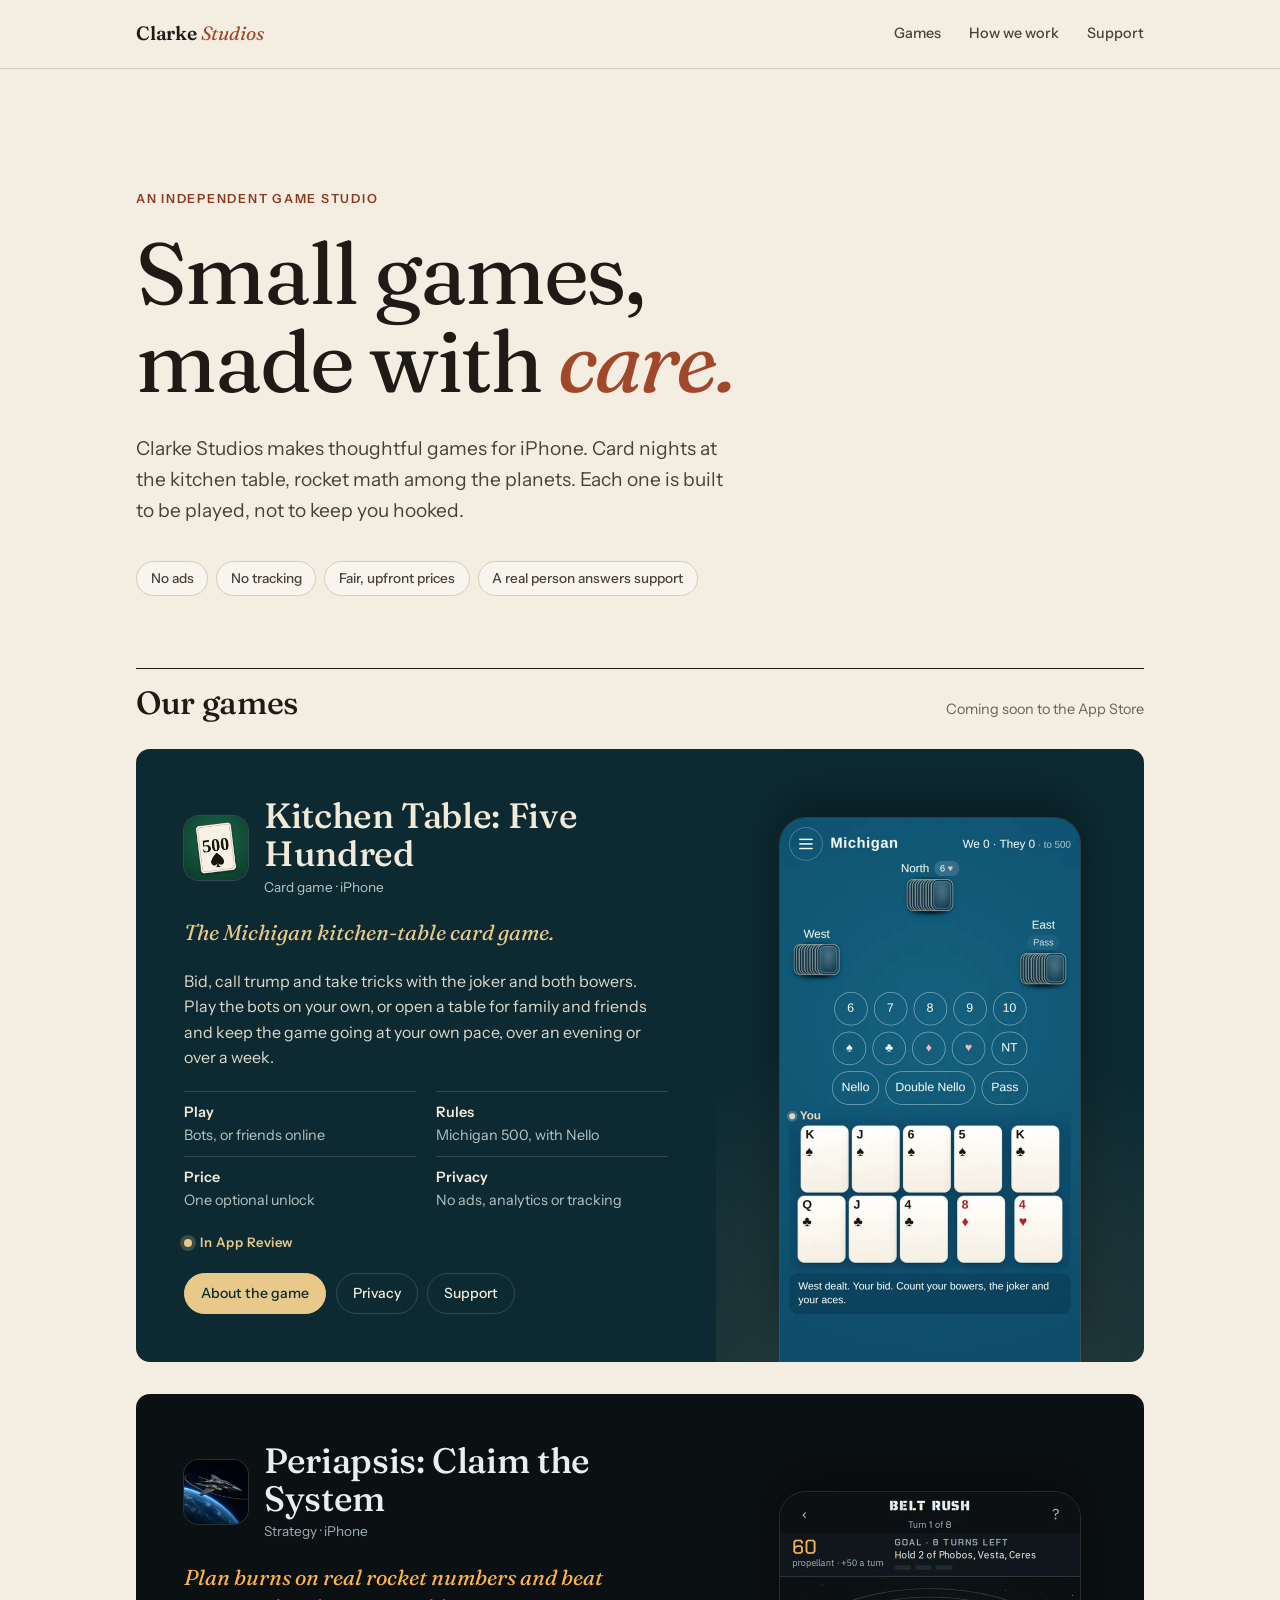
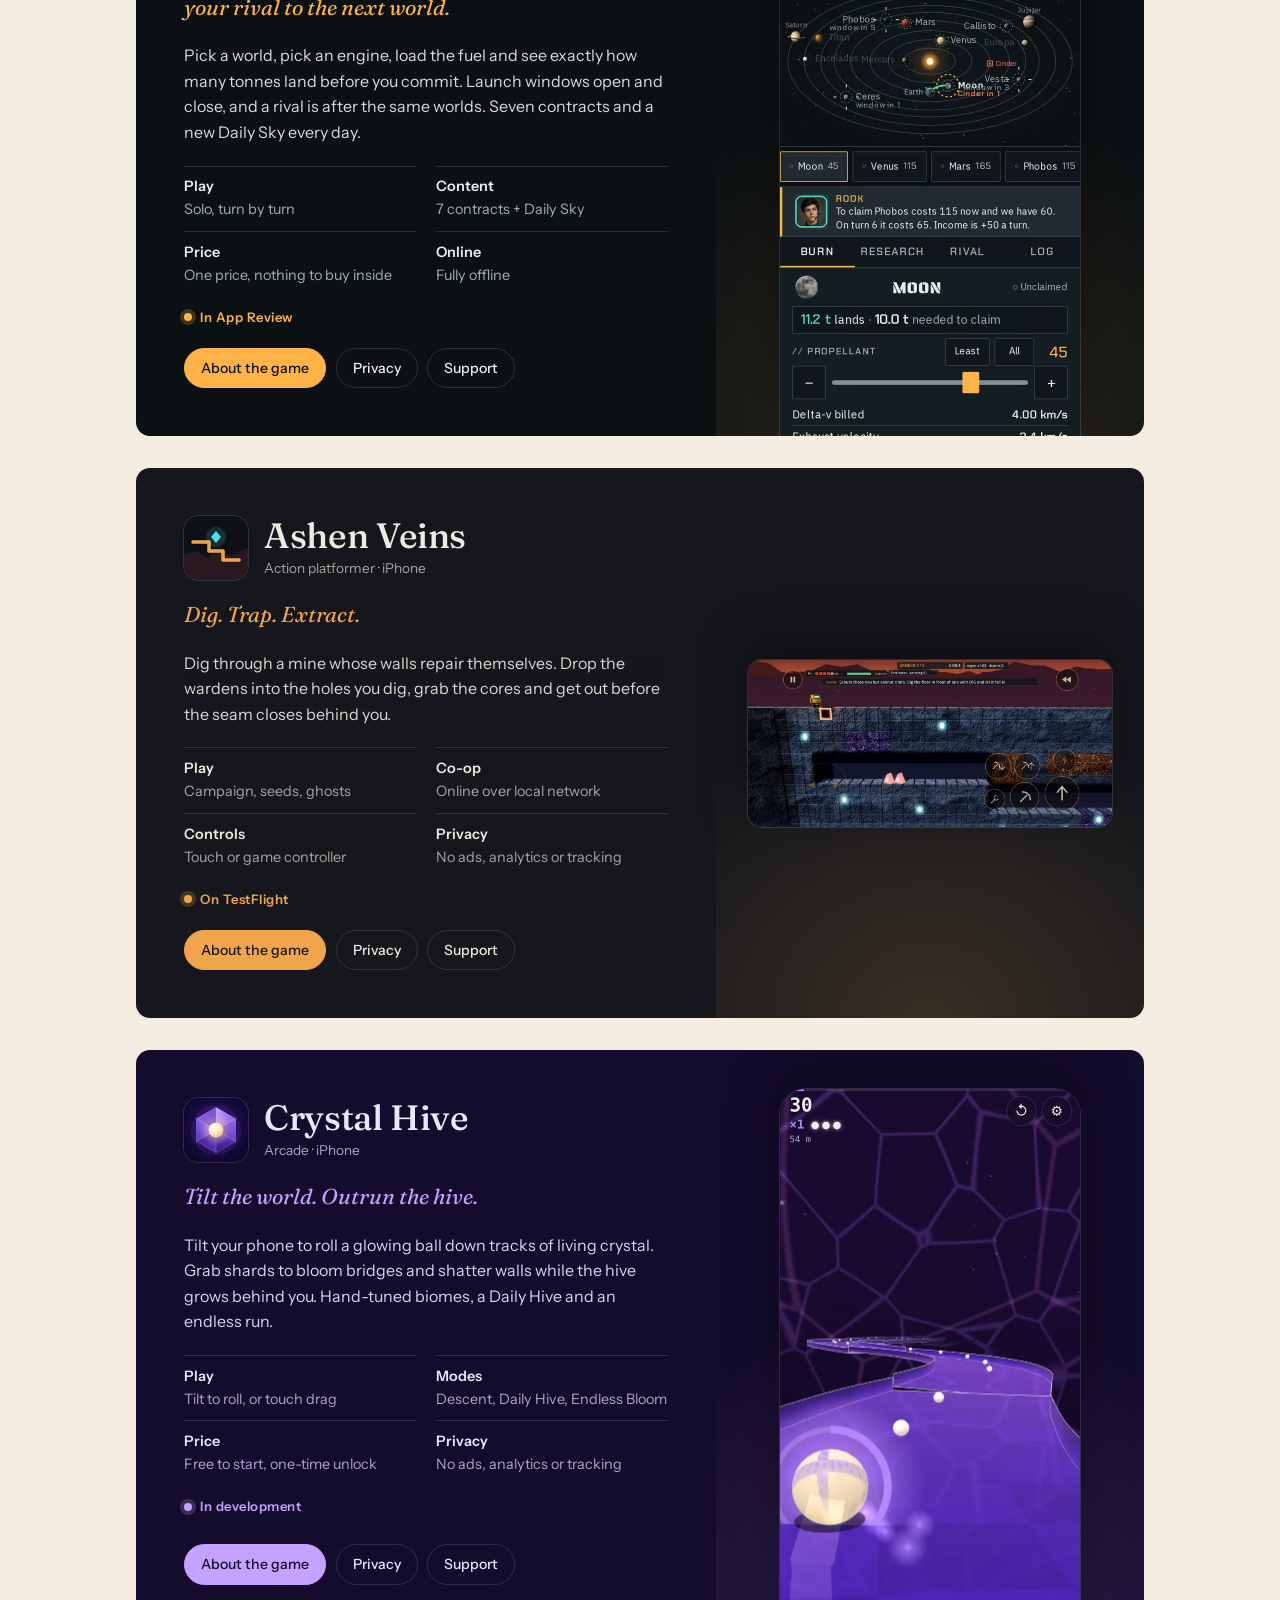
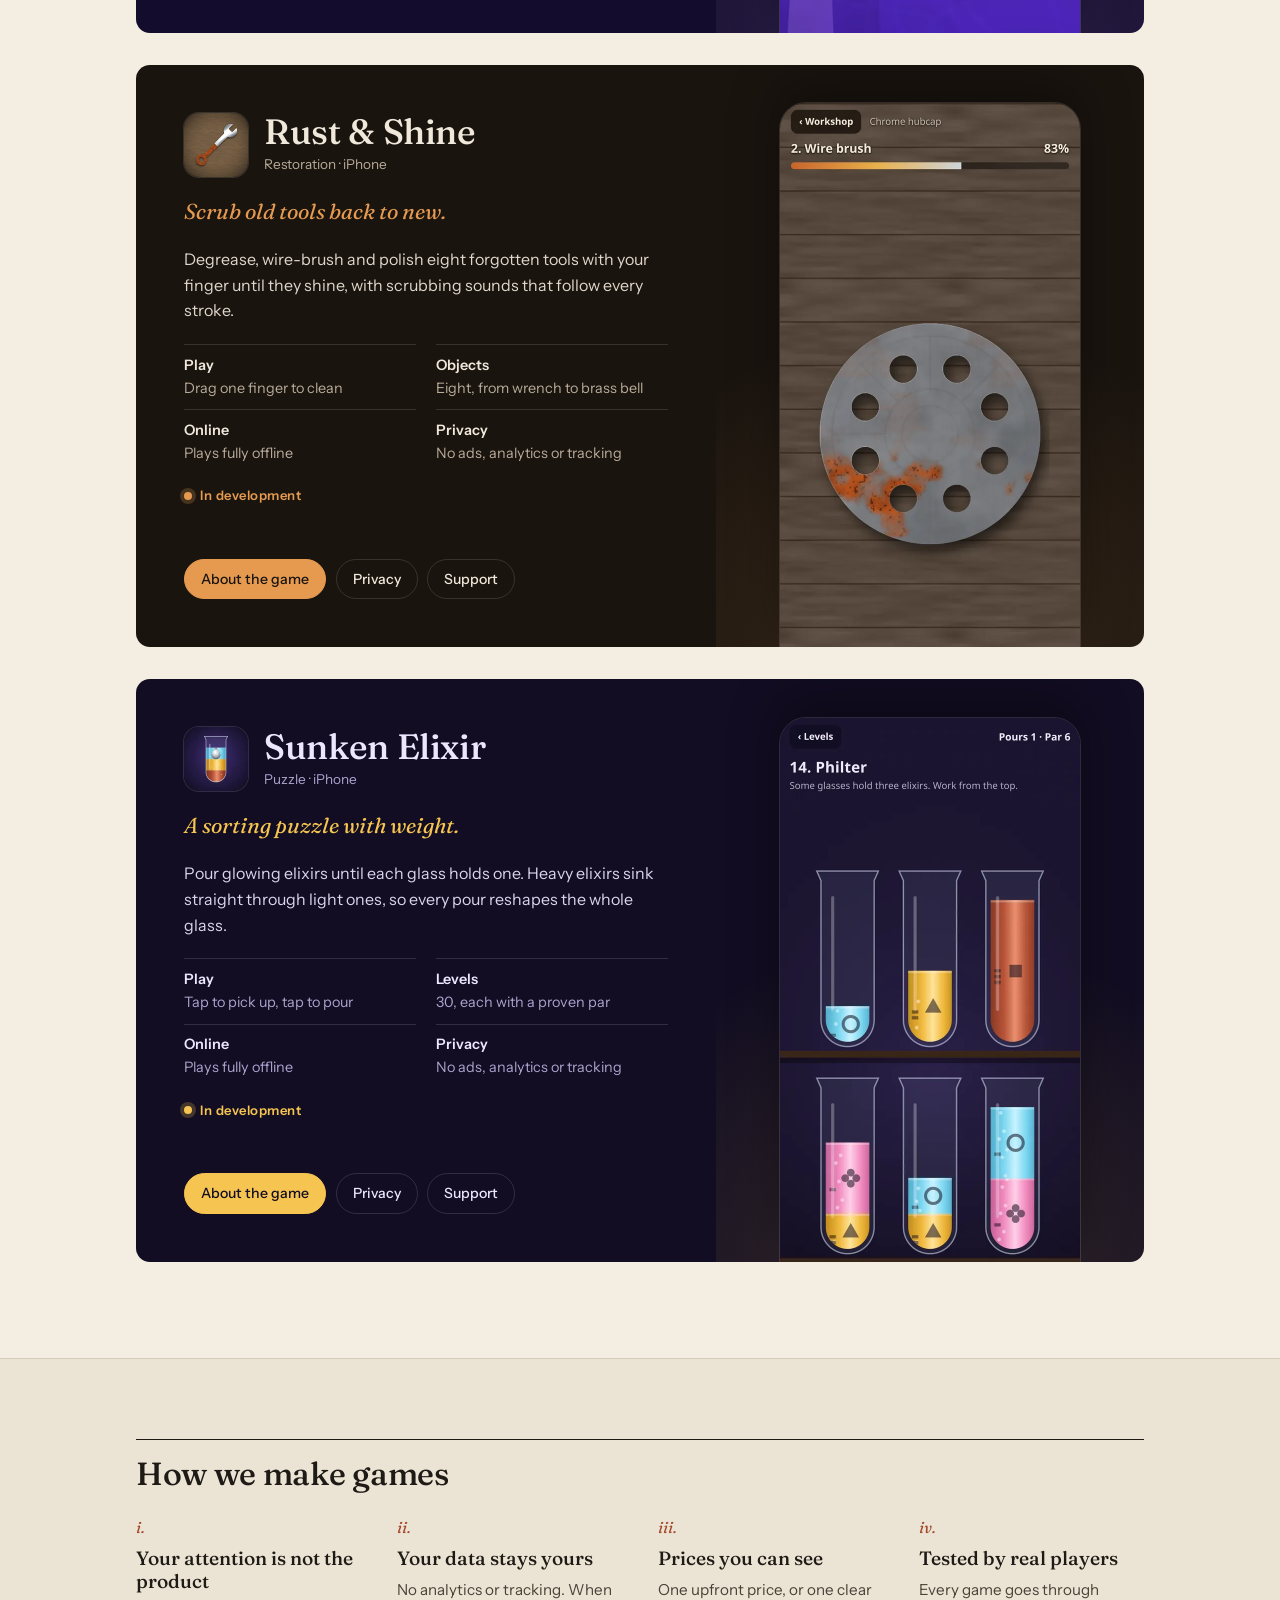
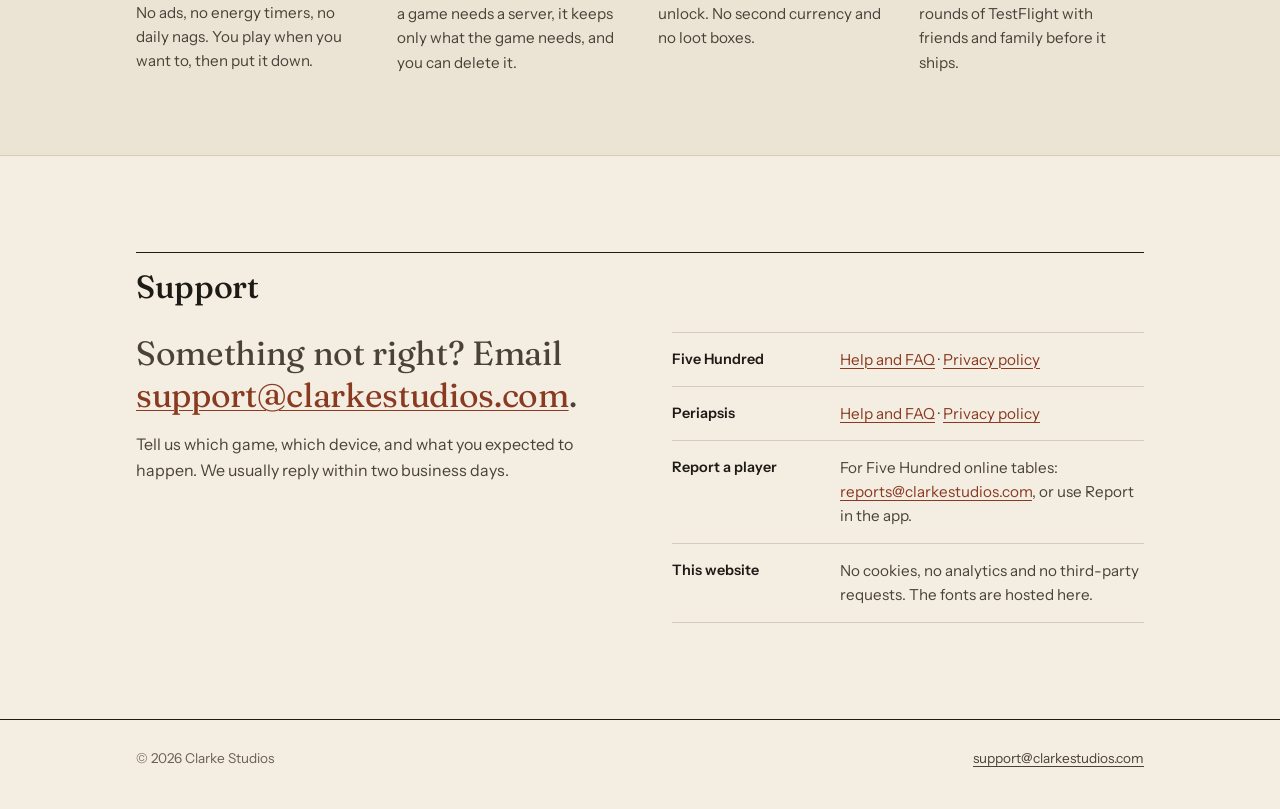
<file: index.html>
<!doctype html>
<html lang="en">
<head>
<meta charset="utf-8">
<meta name="viewport" content="width=device-width, initial-scale=1">
<title>Clarke Studios — Small games, made with care</title>
<meta name="description" content="Clarke Studios makes thoughtful games for iPhone: Kitchen Table: Five Hundred, Periapsis, Crystal Hive and more. No ads, no tracking, real support.">
<link rel="canonical" href="https://clarkestudios.com/">
<meta property="og:title" content="Clarke Studios">
<meta property="og:description" content="Small games, made with care. No ads, no tracking, real support.">
<meta property="og:url" content="https://clarkestudios.com/">
<meta property="og:type" content="website">
<meta name="theme-color" content="#f3ede2">
<link rel="icon" href="/favicon.svg" type="image/svg+xml">
<link rel="preload" href="/assets/fonts/fraunces.woff2" as="font" type="font/woff2" crossorigin>
<link rel="stylesheet" href="/assets/site.css">
</head>
<body>
<a class="skip" href="#games">Skip to the games</a>

<header class="top">
  <div class="wrap">
    <a class="mark" href="/" aria-label="Clarke Studios, home">Clarke <span>Studios</span></a>
    <nav aria-label="Main">
      <a href="#games">Games</a>
      <a class="opt" href="#how">How we work</a>
      <a href="#support">Support</a>
    </nav>
  </div>
</header>

<main>
  <section class="hero">
    <div class="wrap">
      <p class="eyebrow">An independent game studio</p>
      <h1>Small games, made with <em>care.</em></h1>
      <p class="lede">Clarke Studios makes thoughtful games for iPhone. Card nights at the kitchen table, rocket math among the planets. Each one is built to be played, not to keep you hooked.</p>
      <ul class="promises" aria-label="Our promises">
        <li>No ads</li>
        <li>No tracking</li>
        <li>Fair, upfront prices</li>
        <li>A real person answers support</li>
      </ul>
    </div>
  </section>

  <section id="games" aria-labelledby="games-title">
    <div class="wrap">
      <div class="section-head">
        <h2 id="games-title">Our games</h2>
        <p>Coming soon to the App Store</p>
      </div>

      <div class="games">
        <article class="game fh" aria-labelledby="fh-title">
          <div class="body">
            <div class="id">
              <img src="/assets/img/fivehundred-icon.webp" width="64" height="64" alt="Kitchen Table: Five Hundred app icon">
              <div>
                <h3 id="fh-title">Kitchen Table: Five Hundred</h3>
                <p class="kind">Card game · iPhone</p>
              </div>
            </div>
            <p class="pitch">The Michigan kitchen-table card game.</p>
            <p class="desc">Bid, call trump and take tricks with the joker and both bowers. Play the bots on your own, or open a table for family and friends and keep the game going at your own pace, over an evening or over a week.</p>
            <ul class="facts">
              <li><b>Play</b>Bots, or friends online</li>
              <li><b>Rules</b>Michigan 500, with Nello</li>
              <li><b>Price</b>One optional unlock</li>
              <li><b>Privacy</b>No ads, analytics or tracking</li>
            </ul>
            <span class="status">In App Review</span>
            <div class="links">
              <a class="primary" href="/five-hundred-site/">About the game</a>
              <a href="/five-hundred-site/#privacy">Privacy</a>
              <a href="/five-hundred-site/#support">Support</a>
            </div>
          </div>
          <div class="shot">
            <img src="/assets/img/fivehundred-play.webp" width="600" height="1300" loading="lazy" alt="A hand of Five Hundred: the bidding panel with bids from 6 to 10, Nello and Pass, above the player's cards.">
          </div>
        </article>

        <article class="game pa" aria-labelledby="pa-title">
          <div class="body">
            <div class="id">
              <img src="/assets/img/periapsis-icon.webp" width="64" height="64" alt="Periapsis: Claim the System app icon">
              <div>
                <h3 id="pa-title">Periapsis: Claim the System</h3>
                <p class="kind">Strategy · iPhone</p>
              </div>
            </div>
            <p class="pitch">Plan burns on real rocket numbers and beat your rival to the next world.</p>
            <p class="desc">Pick a world, pick an engine, load the fuel and see exactly how many tonnes land before you commit. Launch windows open and close, and a rival is after the same worlds. Seven contracts and a new Daily Sky every day.</p>
            <ul class="facts">
              <li><b>Play</b>Solo, turn by turn</li>
              <li><b>Content</b>7 contracts + Daily Sky</li>
              <li><b>Price</b>One price, nothing to buy inside</li>
              <li><b>Online</b>Fully offline</li>
            </ul>
            <span class="status">In App Review</span>
            <div class="links">
              <a class="primary" href="/periapsis-site/">About the game</a>
              <a href="/periapsis-site/#privacy">Privacy</a>
              <a href="/periapsis-site/#support">Support</a>
            </div>
          </div>
          <div class="shot">
            <img src="/assets/img/periapsis-play.webp" width="600" height="1300" loading="lazy" alt="The Periapsis burn sheet: a map of the solar system above a fuel slider showing 11.2 tonnes landing on the Moon against 10 needed.">
          </div>
        </article>

        <article class="game av" aria-labelledby="av-title">
          <div class="body">
            <div class="id">
              <img src="/assets/img/ashenveins-icon.webp" width="64" height="64" alt="Ashen Veins app icon">
              <div>
                <h3 id="av-title">Ashen Veins</h3>
                <p class="kind">Action platformer · iPhone</p>
              </div>
            </div>
            <p class="pitch">Dig. Trap. Extract.</p>
            <p class="desc">Dig through a mine whose walls repair themselves. Drop the wardens into the holes you dig, grab the cores and get out before the seam closes behind you.</p>
            <ul class="facts">
              <li><b>Play</b>Campaign, seeds, ghosts</li>
              <li><b>Co-op</b>Online over local network</li>
              <li><b>Controls</b>Touch or game controller</li>
              <li><b>Privacy</b>No ads, analytics or tracking</li>
            </ul>
            <span class="status">On TestFlight</span>
            <div class="links">
              <a class="primary" href="/ashen-veins-site/">About the game</a>
              <a href="/ashen-veins-site/#privacy">Privacy</a>
              <a href="/ashen-veins-site/#support">Support</a>
            </div>
          </div>
          <div class="shot">
            <img src="/assets/img/ashenveins-play.webp" width="1200" height="552" loading="lazy" alt="Ashen Veins: a miner above glowing cores in a stone lattice, with crystal scouts in the tunnel below.">
          </div>
        </article>

        <article class="game ch" aria-labelledby="ch-title">
          <div class="body">
            <div class="id">
              <img src="/assets/img/crystalhive-icon.webp" width="64" height="64" alt="Crystal Hive app icon">
              <div>
                <h3 id="ch-title">Crystal Hive</h3>
                <p class="kind">Arcade · iPhone</p>
              </div>
            </div>
            <p class="pitch">Tilt the world. Outrun the hive.</p>
            <p class="desc">Tilt your phone to roll a glowing ball down tracks of living crystal. Grab shards to bloom bridges and shatter walls while the hive grows behind you. Hand-tuned biomes, a Daily Hive and an endless run.</p>
            <ul class="facts">
              <li><b>Play</b>Tilt to roll, or touch drag</li>
              <li><b>Modes</b>Descent, Daily Hive, Endless Bloom</li>
              <li><b>Price</b>Free to start, one-time unlock</li>
              <li><b>Privacy</b>No ads, analytics or tracking</li>
            </ul>
            <span class="status">In development</span>
            <div class="links">
              <a class="primary" href="/crystal-hive-site/">About the game</a>
              <a href="/crystal-hive-site/#privacy">Privacy</a>
              <a href="/crystal-hive-site/#support">Support</a>
            </div>
          </div>
          <div class="shot">
            <img src="/assets/img/crystalhive-play.webp" width="600" height="1300" loading="lazy" alt="Crystal Hive: a glowing ball rolling down a violet crystal track in the Amethyst biome.">
          </div>
        </article>
         <article class="game rs" aria-labelledby="rs-title">
          <div class="body">
            <div class="id">
              <img src="/assets/img/rustandshine-icon.webp" width="64" height="64" alt="Rust &amp; Shine app icon">
              <div>
                <h3 id="rs-title">Rust &amp; Shine</h3>
                <p class="kind">Restoration · iPhone</p>
              </div>
            </div>
            <p class="pitch">Scrub old tools back to new.</p>
            <p class="desc">Degrease, wire-brush and polish eight forgotten tools with your finger until they shine, with scrubbing sounds that follow every stroke.</p>
            <ul class="facts">
              <li><b>Play</b>Drag one finger to clean</li>
              <li><b>Objects</b>Eight, from wrench to brass bell</li>
              <li><b>Online</b>Plays fully offline</li>
              <li><b>Privacy</b>No ads, analytics or tracking</li>
            </ul>
            <span class="status">In development</span>
            <div class="links">
              <a class="primary" href="/rust-and-shine-site/">About the game</a>
              <a href="/rust-and-shine-site/#privacy">Privacy</a>
              <a href="/rust-and-shine-site/#support">Support</a>
            </div>
          </div>
          <div class="shot">
            <img src="/assets/img/rustandshine-play.webp" width="600" height="1304" loading="lazy" alt="Rust &amp; Shine: wire-brushing orange rust off a chrome hubcap.">
          </div>
        </article>

        <article class="game se" aria-labelledby="se-title">
          <div class="body">
            <div class="id">
              <img src="/assets/img/sunkenelixir-icon.webp" width="64" height="64" alt="Sunken Elixir app icon">
              <div>
                <h3 id="se-title">Sunken Elixir</h3>
                <p class="kind">Puzzle · iPhone</p>
              </div>
            </div>
            <p class="pitch">A sorting puzzle with weight.</p>
            <p class="desc">Pour glowing elixirs until each glass holds one. Heavy elixirs sink straight through light ones, so every pour reshapes the whole glass.</p>
            <ul class="facts">
              <li><b>Play</b>Tap to pick up, tap to pour</li>
              <li><b>Levels</b>30, each with a proven par</li>
              <li><b>Online</b>Plays fully offline</li>
              <li><b>Privacy</b>No ads, analytics or tracking</li>
            </ul>
            <span class="status">In development</span>
            <div class="links">
              <a class="primary" href="/sunken-elixir-site/">About the game</a>
              <a href="/sunken-elixir-site/#privacy">Privacy</a>
              <a href="/sunken-elixir-site/#support">Support</a>
            </div>
          </div>
          <div class="shot">
            <img src="/assets/img/sunkenelixir-play.webp" width="600" height="1304" loading="lazy" alt="Sunken Elixir: glasses of layered elixirs, each marked with a symbol and weight bars.">
          </div>
        </article>

     </div>
    </div>
  </section>

  <section id="how" class="principles" aria-labelledby="how-title">
    <div class="wrap">
      <div class="section-head">
        <h2 id="how-title">How we make games</h2>
      </div>
      <div class="grid">
        <div><span class="n">i.</span><h3>Your attention is not the product</h3><p>No ads, no energy timers, no daily nags. You play when you want to, then put it down.</p></div>
        <div><span class="n">ii.</span><h3>Your data stays yours</h3><p>No analytics or tracking. When a game needs a server, it keeps only what the game needs, and you can delete it.</p></div>
        <div><span class="n">iii.</span><h3>Prices you can see</h3><p>One upfront price, or one clear unlock. No second currency and no loot boxes.</p></div>
        <div><span class="n">iv.</span><h3>Tested by real players</h3><p>Every game goes through rounds of TestFlight with friends and family before it ships.</p></div>
      </div>
    </div>
  </section>

  <section id="support" class="support" aria-labelledby="support-title">
    <div class="wrap">
      <div class="section-head">
        <h2 id="support-title">Support</h2>
      </div>
      <div class="cols">
        <div>
          <p class="big">Something not right? Email <a href="mailto:support@clarkestudios.com">support@clarkestudios.com</a>.</p>
          <p>Tell us which game, which device, and what you expected to happen. We usually reply within two business days.</p>
        </div>
        <dl>
          <div><dt>Five Hundred</dt><dd><a href="/five-hundred-site/#support">Help and FAQ</a> · <a href="/five-hundred-site/#privacy">Privacy policy</a></dd></div>
          <div><dt>Periapsis</dt><dd><a href="/periapsis-site/#support">Help and FAQ</a> · <a href="/periapsis-site/#privacy">Privacy policy</a></dd></div>
          <div><dt>Report a player</dt><dd>For Five Hundred online tables: <a href="mailto:reports@clarkestudios.com">reports@clarkestudios.com</a>, or use Report in the app.</dd></div>
          <div><dt>This website</dt><dd>No cookies, no analytics and no third-party requests. The fonts are hosted here.</dd></div>
        </dl>
      </div>
    </div>
  </section>
</main>

<footer class="foot">
  <div class="wrap">
    <span>© 2026 Clarke Studios</span>
    <span><a href="mailto:support@clarkestudios.com">support@clarkestudios.com</a></span>
  </div>
</footer>
</body>
</html>
</file>
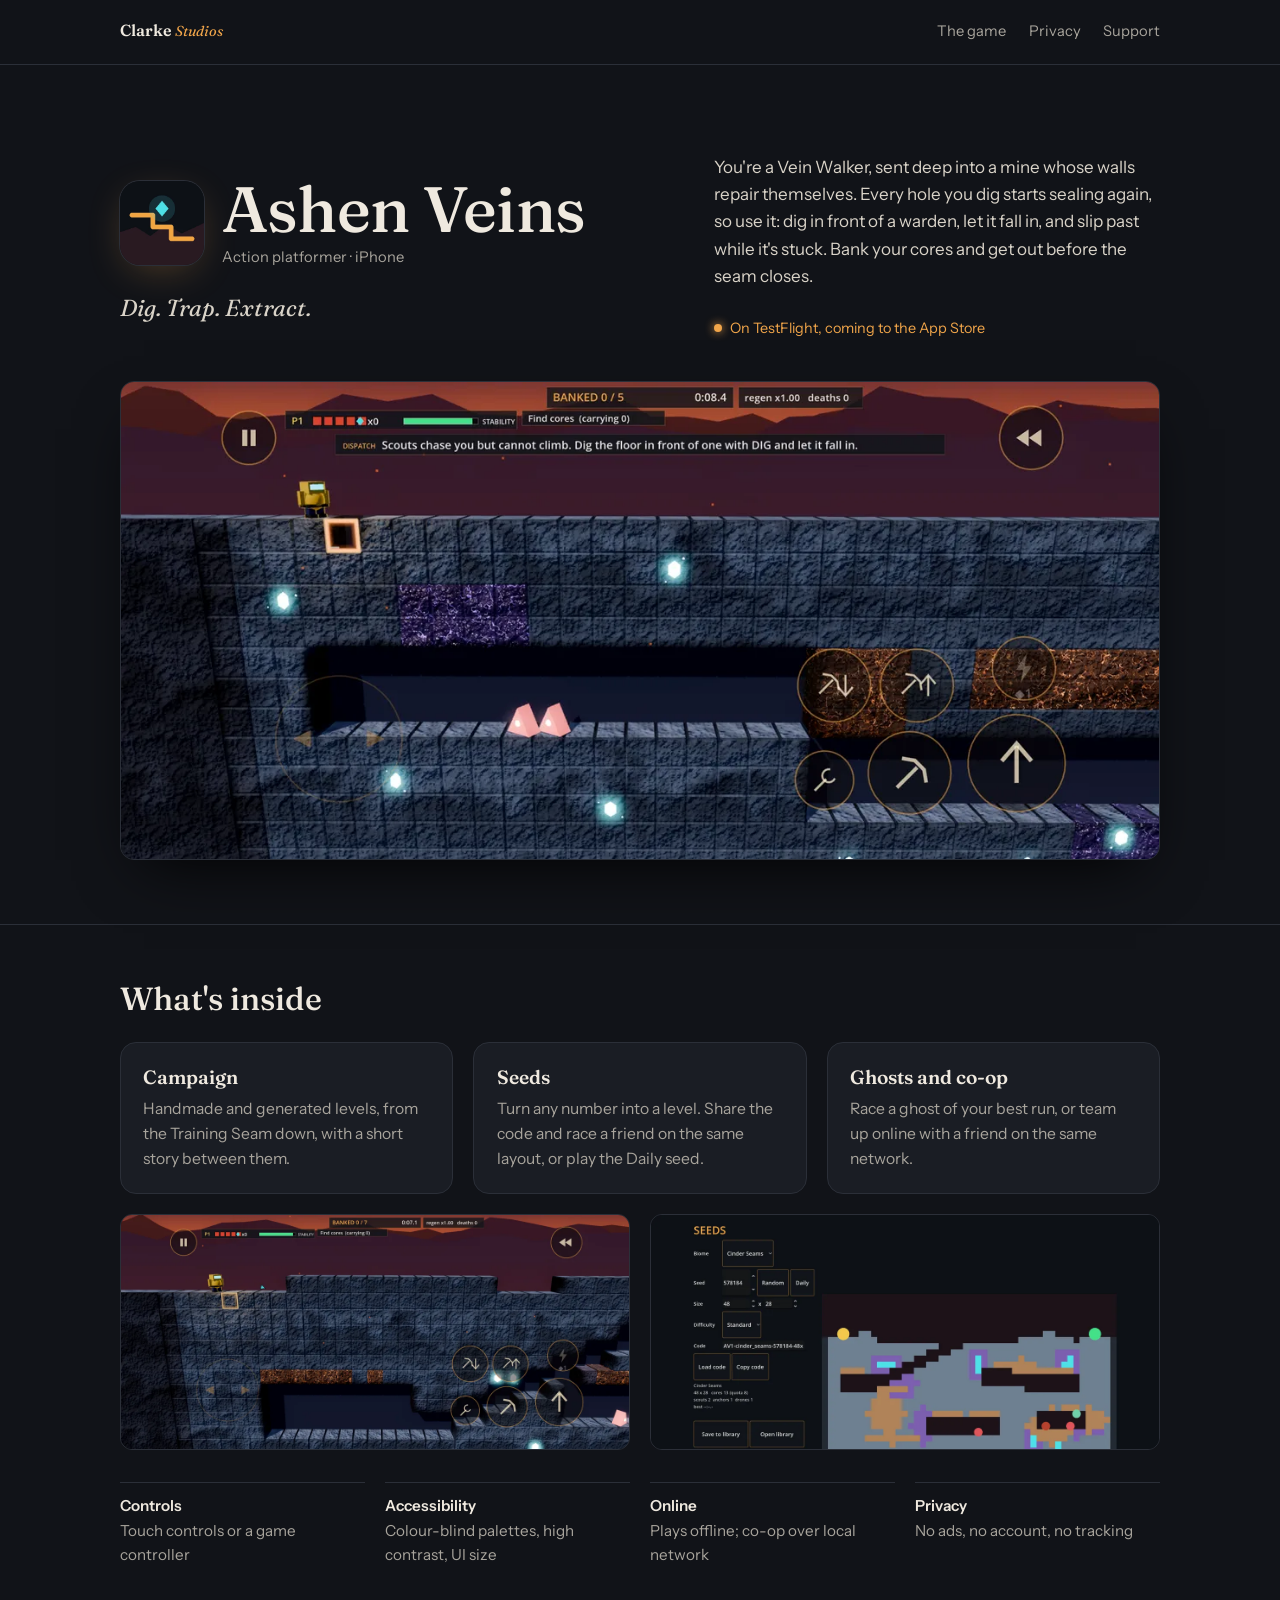
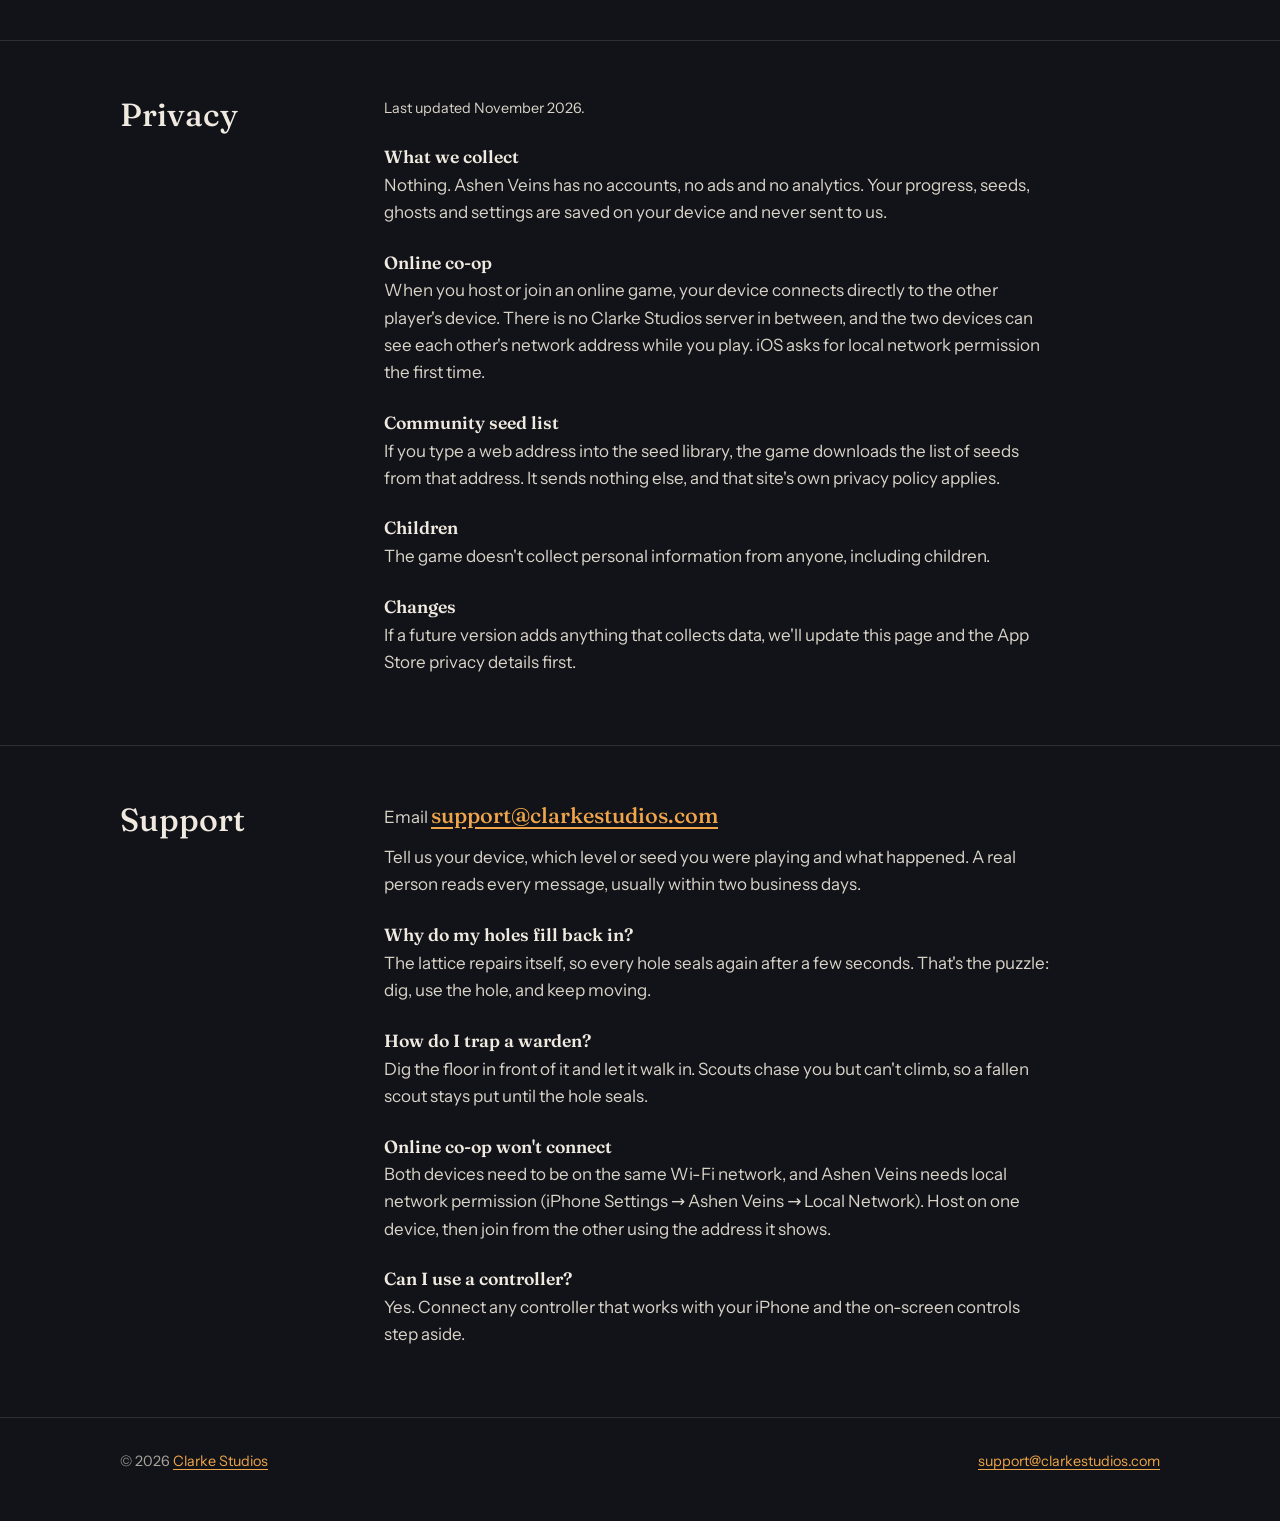
<file: ashen-veins-site/index.html>
<!doctype html>
<html lang="en">
<head>
<meta charset="utf-8">
<meta name="viewport" content="width=device-width, initial-scale=1">
<title>Ashen Veins — Dig. Trap. Extract. · Clarke Studios</title>
<meta name="description" content="Ashen Veins is a dig-and-trap platformer for iPhone from Clarke Studios. Dig through a lattice that heals itself, trap the wardens and bank your cores. No ads, no tracking.">
<link rel="canonical" href="https://clarkestudios.com/ashen-veins-site/">
<meta property="og:title" content="Ashen Veins — Dig. Trap. Extract.">
<meta property="og:description" content="Dig through a lattice that heals itself, trap the wardens and bank your cores before the holes seal.">
<meta property="og:image" content="https://clarkestudios.com/ashen-veins-site/img/scouts.webp">
<link rel="icon" href="/favicon.svg" type="image/svg+xml">
<link rel="preload" href="/assets/fonts/fraunces.woff2" as="font" type="font/woff2" crossorigin>
<style>
@font-face{font-family:Fraunces;src:url(/assets/fonts/fraunces.woff2) format("woff2");font-weight:300 900;font-display:swap}
@font-face{font-family:Fraunces;src:url(/assets/fonts/fraunces-italic.woff2) format("woff2");font-style:italic;font-weight:300 900;font-display:swap}
@font-face{font-family:"Instrument Sans";src:url(/assets/fonts/instrument-sans.woff2) format("woff2");font-weight:400 700;font-display:swap}
:root{color-scheme:dark;--bg:#111318;--bg2:#1a1d24;--ink:#efe9df;--mute:#a8a49c;--line:#2b2f38;--violet:#f0a54a;--glow:#ffd08a;--mint:#f0a54a}
*{box-sizing:border-box}
html{scroll-behavior:smooth}
body{margin:0;background:var(--bg);color:var(--ink);font:400 1.0625rem/1.6 "Instrument Sans",system-ui,sans-serif;-webkit-font-smoothing:antialiased}
a{color:var(--violet);text-underline-offset:.18em}
a:hover{color:var(--glow)}
:focus-visible{outline:2px solid var(--glow);outline-offset:3px;border-radius:4px}
.wrap{max-width:68rem;margin:0 auto;padding:0 1.5rem}
header.top{border-bottom:1px solid var(--line)}
header.top .wrap{display:flex;align-items:center;justify-content:space-between;gap:1rem;height:4rem}
.studio{color:var(--mute);text-decoration:none;font-size:.9rem;white-space:nowrap}
.studio b{font:600 1rem Fraunces,serif;color:var(--ink)}
.studio i{font-family:Fraunces,serif;color:var(--violet)}
nav{display:flex;gap:1.4rem;font-size:.92rem}
nav a{color:var(--mute);text-decoration:none;white-space:nowrap}
nav a:hover{color:var(--ink)}
.hero{display:grid;grid-template-columns:1fr;gap:2.5rem;padding-top:4.5rem;padding-bottom:4rem}
.title{display:flex;align-items:center;gap:1.1rem;margin-bottom:1.4rem}
.title img{width:84px;height:84px;border-radius:20px;box-shadow:0 0 0 1px var(--line),0 10px 40px -10px #f0a54a55}
h1{font:500 clamp(2.6rem,6vw,4rem)/1 Fraunces,serif;margin:0;letter-spacing:-.01em}
.kind{color:var(--mute);font-size:.92rem;margin-top:.35rem}
.lede{font:italic 400 1.45rem/1.4 Fraunces,serif;color:var(--glow);margin:0 0 1rem;max-width:30ch}
.hero p{max-width:36rem;color:#d9d3c8}
.status{display:inline-flex;align-items:center;gap:.5rem;font-size:.9rem;color:var(--mint);margin-top:.6rem}
.status:before{content:"";width:.55rem;height:.55rem;border-radius:50%;background:var(--mint);box-shadow:0 0 10px var(--mint)}
.shots{display:flex;gap:1rem;justify-content:center;min-width:0}
.hero>div{min-width:0}
.shots img{width:31%;max-width:190px;height:auto;min-width:0;border-radius:18px;border:1px solid var(--line);box-shadow:0 20px 50px -20px #000}
.shots img:nth-child(2){transform:translateY(-1.6rem)}
section{padding:3.5rem 0;border-top:1px solid var(--line)}
h2{font:500 2rem/1.15 Fraunces,serif;margin:0 0 1.5rem}
.modes{display:grid;grid-template-columns:repeat(3,1fr);gap:1.25rem}
.mode{background:var(--bg2);border:1px solid var(--line);border-radius:16px;padding:1.4rem}
.mode h3{font:600 1.2rem Fraunces,serif;margin:0 0 .4rem;color:var(--ink)}
.mode p{margin:0;color:var(--mute);font-size:.98rem}
.facts{display:grid;grid-template-columns:repeat(4,1fr);gap:1.25rem;margin-top:2rem;padding:0;list-style:none}
.facts li{border-top:1px solid var(--line);padding-top:.7rem;color:var(--mute);font-size:.95rem}
.facts b{display:block;color:var(--ink);font-weight:600}
.cols{display:grid;grid-template-columns:14rem 1fr;gap:2.5rem}
.cols h2{margin:0}
.prose h3{font:600 1.1rem Fraunces,serif;margin:1.6rem 0 .3rem}
.prose h3:first-child{margin-top:0}
.prose p{margin:0 0 .8rem;color:#d9d3c8;max-width:42rem}
.updated{color:var(--mute);font-size:.9rem}
.mail{font:500 1.35rem Fraunces,serif}
footer{border-top:1px solid var(--line);padding:2rem 0 3rem;color:var(--mute);font-size:.9rem}
footer .wrap{display:flex;justify-content:space-between;gap:1rem;flex-wrap:wrap}
@media (max-width:900px){.hero{grid-template-columns:1fr;gap:2.5rem;padding-top:3rem}.modes{grid-template-columns:1fr}.facts{grid-template-columns:1fr 1fr}.cols{grid-template-columns:1fr;gap:1rem}}
@media (max-width:480px){nav{gap:1rem;font-size:.85rem}nav .opt{display:none}.title img{width:68px;height:68px}.facts{grid-template-columns:1fr}.lede{font-size:1.25rem}}
@media (prefers-reduced-motion:reduce){html{scroll-behavior:auto}}

.wide{width:100%;height:auto;border-radius:14px;border:1px solid var(--line);box-shadow:0 24px 60px -24px #000;display:block}
.gallery{display:grid;grid-template-columns:1fr 1fr;gap:1.25rem;margin-top:1.25rem}
.gallery img{width:100%;height:auto;border-radius:12px;border:1px solid var(--line);display:block}
.intro{display:grid;grid-template-columns:1.1fr .9fr;gap:3rem;align-items:end}
@media (max-width:900px){.intro{grid-template-columns:1fr;gap:1rem}.gallery{grid-template-columns:1fr}}
</style>
</head>
<body>
<header class="top"><div class="wrap">
  <a class="studio" href="/"><b>Clarke</b> <i>Studios</i></a>
  <nav><a class="opt" href="#play">The game</a><a href="#privacy">Privacy</a><a href="#support">Support</a></nav>
</div></header>
<main>
<div class="wrap hero" id="play">
  <div class="intro">
    <div>
      <div class="title"><img src="img/icon.webp" alt="Ashen Veins app icon" width="84" height="84"><div><h1>Ashen Veins</h1><div class="kind">Action platformer · iPhone</div></div></div>
      <p class="lede">Dig. Trap. Extract.</p>
    </div>
    <div>
      <p>You're a Vein Walker, sent deep into a mine whose walls repair themselves. Every hole you dig starts sealing again, so use it: dig in front of a warden, let it fall in, and slip past while it's stuck. Bank your cores and get out before the seam closes.</p>
      <span class="status">On TestFlight, coming to the App Store</span>
    </div>
  </div>
  <img class="wide" src="img/scouts.webp" width="1200" height="552" alt="Ashen Veins on iPhone: a miner on a ledge above glowing cores, with two crystal scouts in the tunnel below and the touch controls on screen.">
</div>

<section><div class="wrap">
  <h2>What's inside</h2>
  <div class="modes">
    <div class="mode"><h3>Campaign</h3><p>Handmade and generated levels, from the Training Seam down, with a short story between them.</p></div>
    <div class="mode"><h3>Seeds</h3><p>Turn any number into a level. Share the code and race a friend on the same layout, or play the Daily seed.</p></div>
    <div class="mode"><h3>Ghosts and co-op</h3><p>Race a ghost of your best run, or team up online with a friend on the same network.</p></div>
  </div>
  <div class="gallery">
    <img src="img/seam.webp" width="1200" height="552" loading="lazy" alt="A deeper level: stepped stone, molten seams and a core waiting below.">
    <img src="img/seeds.webp" width="1200" height="552" loading="lazy" alt="The Seeds screen: biome, seed number, size and difficulty beside a map preview of the generated level.">
  </div>
  <ul class="facts">
    <li><b>Controls</b>Touch controls or a game controller</li>
    <li><b>Accessibility</b>Colour-blind palettes, high contrast, UI size</li>
    <li><b>Online</b>Plays offline; co-op over local network</li>
    <li><b>Privacy</b>No ads, no account, no tracking</li>
  </ul>
</div></section>

<section id="privacy"><div class="wrap cols">
  <h2>Privacy</h2>
  <div class="prose">
    <p class="updated">Last updated November 2026.</p>
    <h3>What we collect</h3>
    <p>Nothing. Ashen Veins has no accounts, no ads and no analytics. Your progress, seeds, ghosts and settings are saved on your device and never sent to us.</p>
    <h3>Online co-op</h3>
    <p>When you host or join an online game, your device connects directly to the other player's device. There is no Clarke Studios server in between, and the two devices can see each other's network address while you play. iOS asks for local network permission the first time.</p>
    <h3>Community seed list</h3>
    <p>If you type a web address into the seed library, the game downloads the list of seeds from that address. It sends nothing else, and that site's own privacy policy applies.</p>
    <h3>Children</h3>
    <p>The game doesn't collect personal information from anyone, including children.</p>
    <h3>Changes</h3>
    <p>If a future version adds anything that collects data, we'll update this page and the App Store privacy details first.</p>
  </div>
</div></section>

<section id="support"><div class="wrap cols">
  <h2>Support</h2>
  <div class="prose">
    <p>Email <a class="mail" href="mailto:support@clarkestudios.com">support@clarkestudios.com</a></p>
    <p>Tell us your device, which level or seed you were playing and what happened. A real person reads every message, usually within two business days.</p>
    <h3>Why do my holes fill back in?</h3>
    <p>The lattice repairs itself, so every hole seals again after a few seconds. That's the puzzle: dig, use the hole, and keep moving.</p>
    <h3>How do I trap a warden?</h3>
    <p>Dig the floor in front of it and let it walk in. Scouts chase you but can't climb, so a fallen scout stays put until the hole seals.</p>
    <h3>Online co-op won't connect</h3>
    <p>Both devices need to be on the same Wi-Fi network, and Ashen Veins needs local network permission (iPhone Settings → Ashen Veins → Local Network). Host on one device, then join from the other using the address it shows.</p>
    <h3>Can I use a controller?</h3>
    <p>Yes. Connect any controller that works with your iPhone and the on-screen controls step aside.</p>
  </div>
</div></section>
</main>
<footer><div class="wrap">
  <span>© 2026 <a href="/">Clarke Studios</a></span>
  <a href="mailto:support@clarkestudios.com">support@clarkestudios.com</a>
</div></footer>
</body>
</html>
</file>
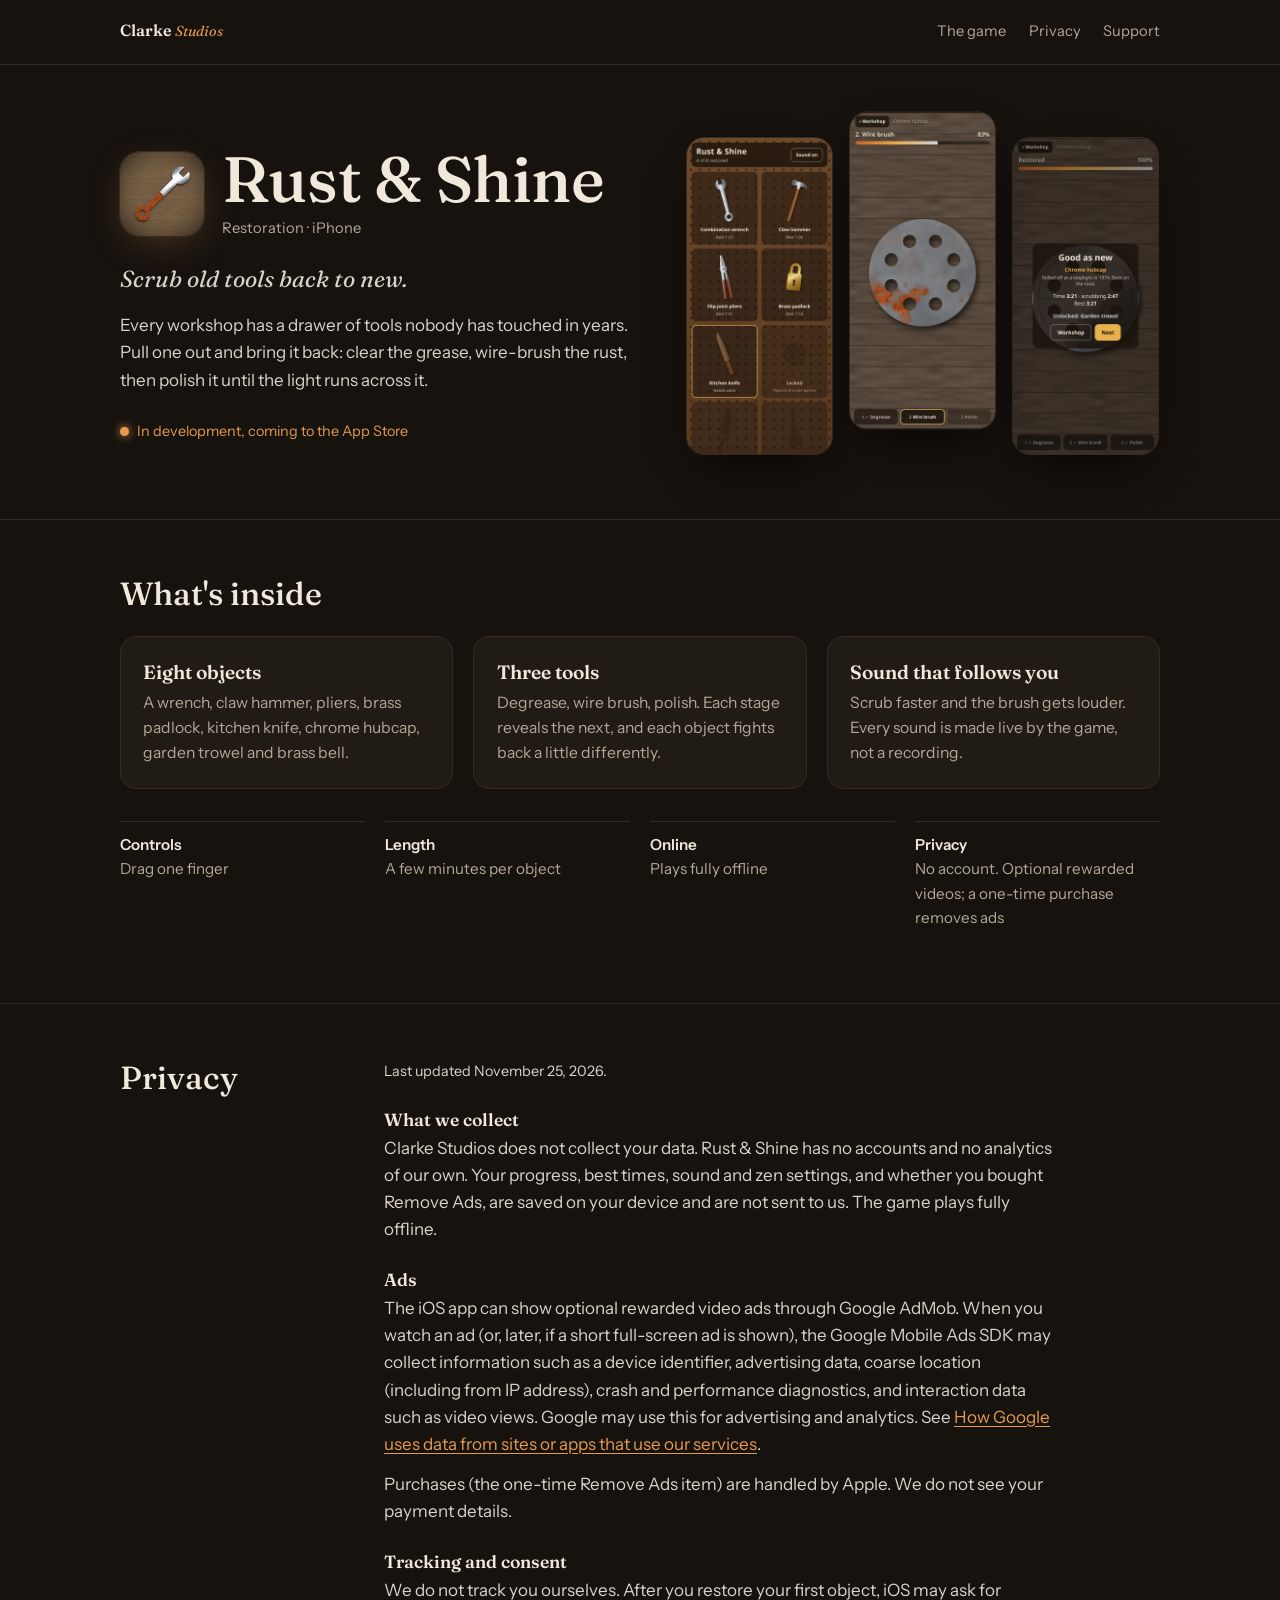
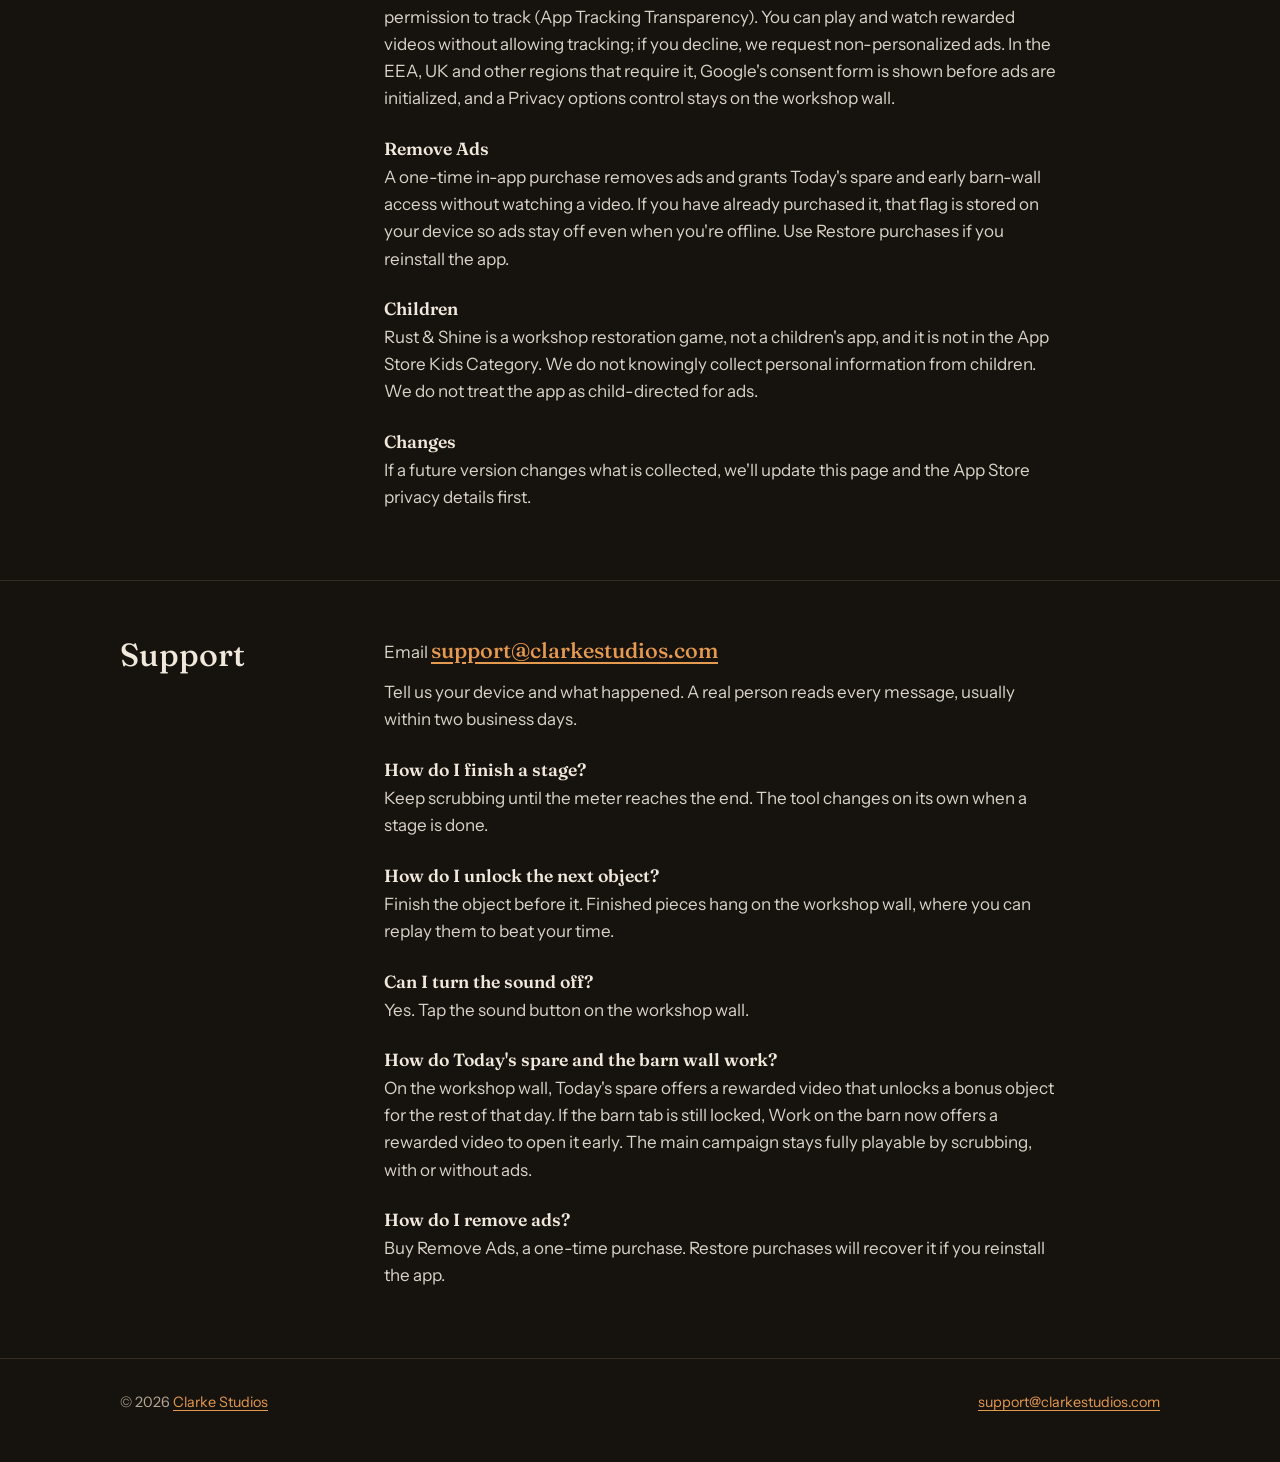
<file: rust-and-shine-site/index.html>
<!doctype html>
<html lang="en">
<head>
<meta charset="utf-8">
<meta name="viewport" content="width=device-width, initial-scale=1">
<title>Rust &amp; Shine — Scrub old tools back to new · Clarke Studios</title>
<meta name="description" content="Rust &amp; Shine is a calm restoration game for iPhone and iPad from Clarke Studios. Degrease, wire-brush and polish old tools with your finger until they shine. Optional rewarded videos; a one-time purchase removes ads.">
<link rel="canonical" href="https://clarkestudios.com/rust-and-shine-site/">
<meta property="og:title" content="Rust &amp; Shine — Scrub old tools back to new">
<meta property="og:description" content="Grimy wrenches, rusty trowels, a tarnished brass bell. Clean each one with your finger until it shines.">
<meta property="og:image" content="https://clarkestudios.com/rust-and-shine-site/img/wire-brush.webp">
<link rel="icon" href="/favicon.svg" type="image/svg+xml">
<link rel="preload" href="/assets/fonts/fraunces.woff2" as="font" type="font/woff2" crossorigin>
<style>
@font-face{font-family:Fraunces;src:url(/assets/fonts/fraunces.woff2) format("woff2");font-weight:300 900;font-display:swap}
@font-face{font-family:Fraunces;src:url(/assets/fonts/fraunces-italic.woff2) format("woff2");font-style:italic;font-weight:300 900;font-display:swap}
@font-face{font-family:"Instrument Sans";src:url(/assets/fonts/instrument-sans.woff2) format("woff2");font-weight:400 700;font-display:swap}
:root{color-scheme:dark;--bg:#16120e;--bg2:#211b15;--ink:#f1e8dc;--mute:#b3a796;--line:#342b22;--violet:#e59a4f;--glow:#ffc98c;--mint:#e59a4f}
*{box-sizing:border-box}
html{scroll-behavior:smooth}
body{margin:0;background:var(--bg);color:var(--ink);font:400 1.0625rem/1.6 "Instrument Sans",system-ui,sans-serif;-webkit-font-smoothing:antialiased}
a{color:var(--violet);text-underline-offset:.18em}
a:hover{color:var(--glow)}
:focus-visible{outline:2px solid var(--glow);outline-offset:3px;border-radius:4px}
.wrap{max-width:68rem;margin:0 auto;padding:0 1.5rem}
header.top{border-bottom:1px solid var(--line)}
header.top .wrap{display:flex;align-items:center;justify-content:space-between;gap:1rem;height:4rem}
.studio{color:var(--mute);text-decoration:none;font-size:.9rem;white-space:nowrap}
.studio b{font:600 1rem Fraunces,serif;color:var(--ink)}
.studio i{font-family:Fraunces,serif;color:var(--violet)}
nav{display:flex;gap:1.4rem;font-size:.92rem}
nav a{color:var(--mute);text-decoration:none;white-space:nowrap}
nav a:hover{color:var(--ink)}
.hero{display:grid;grid-template-columns:1.05fr .95fr;align-items:center;gap:2.5rem;padding-top:4.5rem;padding-bottom:4rem}
.title{display:flex;align-items:center;gap:1.1rem;margin-bottom:1.4rem}
.title img{width:84px;height:84px;border-radius:20px;box-shadow:0 0 0 1px var(--line),0 10px 40px -10px #e59a4f55}
h1{font:500 clamp(2.6rem,6vw,4rem)/1 Fraunces,serif;margin:0;letter-spacing:-.01em}
.kind{color:var(--mute);font-size:.92rem;margin-top:.35rem}
.lede{font:italic 400 1.45rem/1.4 Fraunces,serif;color:var(--glow);margin:0 0 1rem;max-width:30ch}
.hero p{max-width:36rem;color:#d9d3c8}
.status{display:inline-flex;align-items:center;gap:.5rem;font-size:.9rem;color:var(--mint);margin-top:.6rem}
.status:before{content:"";width:.55rem;height:.55rem;border-radius:50%;background:var(--mint);box-shadow:0 0 10px var(--mint)}
.shots{display:flex;gap:1rem;justify-content:center;min-width:0}
.hero>div{min-width:0}
.shots img{width:31%;max-width:190px;height:auto;min-width:0;border-radius:18px;border:1px solid var(--line);box-shadow:0 20px 50px -20px #000}
.shots img:nth-child(2){transform:translateY(-1.6rem)}
section{padding:3.5rem 0;border-top:1px solid var(--line)}
h2{font:500 2rem/1.15 Fraunces,serif;margin:0 0 1.5rem}
.modes{display:grid;grid-template-columns:repeat(3,1fr);gap:1.25rem}
.mode{background:var(--bg2);border:1px solid var(--line);border-radius:16px;padding:1.4rem}
.mode h3{font:600 1.2rem Fraunces,serif;margin:0 0 .4rem;color:var(--ink)}
.mode p{margin:0;color:var(--mute);font-size:.98rem}
.facts{display:grid;grid-template-columns:repeat(4,1fr);gap:1.25rem;margin-top:2rem;padding:0;list-style:none}
.facts li{border-top:1px solid var(--line);padding-top:.7rem;color:var(--mute);font-size:.95rem}
.facts b{display:block;color:var(--ink);font-weight:600}
.cols{display:grid;grid-template-columns:14rem 1fr;gap:2.5rem}
.cols h2{margin:0}
.prose h3{font:600 1.1rem Fraunces,serif;margin:1.6rem 0 .3rem}
.prose h3:first-child{margin-top:0}
.prose p{margin:0 0 .8rem;color:#d9d3c8;max-width:42rem}
.updated{color:var(--mute);font-size:.9rem}
.mail{font:500 1.35rem Fraunces,serif}
footer{border-top:1px solid var(--line);padding:2rem 0 3rem;color:var(--mute);font-size:.9rem}
footer .wrap{display:flex;justify-content:space-between;gap:1rem;flex-wrap:wrap}
@media (max-width:900px){.hero{grid-template-columns:1fr;gap:2.5rem;padding-top:3rem}.modes{grid-template-columns:1fr}.facts{grid-template-columns:1fr 1fr}.cols{grid-template-columns:1fr;gap:1rem}}
@media (max-width:480px){nav{gap:1rem;font-size:.85rem}nav .opt{display:none}.title img{width:68px;height:68px}.facts{grid-template-columns:1fr}.lede{font-size:1.25rem}}
@media (prefers-reduced-motion:reduce){html{scroll-behavior:auto}}

</style>
</head>
<body>
<header class="top"><div class="wrap">
  <a class="studio" href="/"><b>Clarke</b> <i>Studios</i></a>
  <nav><a class="opt" href="#play">The game</a><a href="#privacy">Privacy</a><a href="#support">Support</a></nav>
</div></header>
<main>
<div class="wrap hero" id="play">
  <div>
    <div class="title"><img src="img/icon.webp" alt="Rust &amp; Shine app icon" width="84" height="84"><div><h1>Rust &amp; Shine</h1><div class="kind">Restoration · iPhone</div></div></div>
    <p class="lede">Scrub old tools back to new.</p>
    <p>Every workshop has a drawer of tools nobody has touched in years. Pull one out and bring it back: clear the grease, wire-brush the rust, then polish it until the light runs across it.</p>
    <span class="status">In development, coming to the App Store</span>
  </div>
  <div class="shots"><img src="img/workshop.webp" width="600" height="1304" alt="The workshop wall: eight objects on a pegboard, with the ones you have restored shining."><img src="img/wire-brush.webp" width="600" height="1304" alt="Wire-brushing orange rust off a chrome hubcap with a finger." loading="lazy"><img src="img/good-as-new.webp" width="600" height="1304" alt="A restored piece, gleaming, with the time it took." loading="lazy"></div>
</div>

<section><div class="wrap">
  <h2>What's inside</h2>
  <div class="modes"><div class="mode"><h3>Eight objects</h3><p>A wrench, claw hammer, pliers, brass padlock, kitchen knife, chrome hubcap, garden trowel and brass bell.</p></div><div class="mode"><h3>Three tools</h3><p>Degrease, wire brush, polish. Each stage reveals the next, and each object fights back a little differently.</p></div><div class="mode"><h3>Sound that follows you</h3><p>Scrub faster and the brush gets louder. Every sound is made live by the game, not a recording.</p></div></div>
  <ul class="facts"><li><b>Controls</b>Drag one finger</li><li><b>Length</b>A few minutes per object</li><li><b>Online</b>Plays fully offline</li><li><b>Privacy</b>No account. Optional rewarded videos; a one-time purchase removes ads</li></ul>
</div></section>

<section id="privacy"><div class="wrap cols">
  <h2>Privacy</h2>
  <div class="prose">
    <p class="updated">Last updated November 25, 2026.</p>
    <h3>What we collect</h3>
    <p>Clarke Studios does not collect your data. Rust &amp; Shine has no accounts and no analytics of our own. Your progress, best times, sound and zen settings, and whether you bought Remove Ads, are saved on your device and are not sent to us. The game plays fully offline.</p>
    <h3>Ads</h3>
    <p>The iOS app can show optional rewarded video ads through Google AdMob. When you watch an ad (or, later, if a short full-screen ad is shown), the Google Mobile Ads SDK may collect information such as a device identifier, advertising data, coarse location (including from IP address), crash and performance diagnostics, and interaction data such as video views. Google may use this for advertising and analytics. See <a href="https://policies.google.com/technologies/partner-sites">How Google uses data from sites or apps that use our services</a>.</p>
    <p>Purchases (the one-time Remove Ads item) are handled by Apple. We do not see your payment details.</p>
    <h3>Tracking and consent</h3>
    <p>We do not track you ourselves. After you restore your first object, iOS may ask for permission to track (App Tracking Transparency). You can play and watch rewarded videos without allowing tracking; if you decline, we request non-personalized ads. In the EEA, UK and other regions that require it, Google's consent form is shown before ads are initialized, and a Privacy options control stays on the workshop wall.</p>
    <h3>Remove Ads</h3>
    <p>A one-time in-app purchase removes ads and grants Today's spare and early barn-wall access without watching a video. If you have already purchased it, that flag is stored on your device so ads stay off even when you're offline. Use Restore purchases if you reinstall the app.</p>
    <h3>Children</h3>
    <p>Rust &amp; Shine is a workshop restoration game, not a children's app, and it is not in the App Store Kids Category. We do not knowingly collect personal information from children. We do not treat the app as child-directed for ads.</p>
    <h3>Changes</h3>
    <p>If a future version changes what is collected, we'll update this page and the App Store privacy details first.</p>
  </div>
</div></section>

<section id="support"><div class="wrap cols">
  <h2>Support</h2>
  <div class="prose">
    <p>Email <a class="mail" href="mailto:support@clarkestudios.com">support@clarkestudios.com</a></p>
    <p>Tell us your device and what happened. A real person reads every message, usually within two business days.</p>
    <h3>How do I finish a stage?</h3>
    <p>Keep scrubbing until the meter reaches the end. The tool changes on its own when a stage is done.</p>
    <h3>How do I unlock the next object?</h3>
    <p>Finish the object before it. Finished pieces hang on the workshop wall, where you can replay them to beat your time.</p>
    <h3>Can I turn the sound off?</h3>
    <p>Yes. Tap the sound button on the workshop wall.</p>
    <h3>How do Today's spare and the barn wall work?</h3>
    <p>On the workshop wall, Today's spare offers a rewarded video that unlocks a bonus object for the rest of that day. If the barn tab is still locked, Work on the barn now offers a rewarded video to open it early. The main campaign stays fully playable by scrubbing, with or without ads.</p>
    <h3>How do I remove ads?</h3>
    <p>Buy Remove Ads, a one-time purchase. Restore purchases will recover it if you reinstall the app.</p>
  </div>
</div></section>
</main>
<footer><div class="wrap">
  <span>© 2026 <a href="/">Clarke Studios</a></span>
  <a href="mailto:support@clarkestudios.com">support@clarkestudios.com</a>
</div></footer>
</body>
</html>
</file>
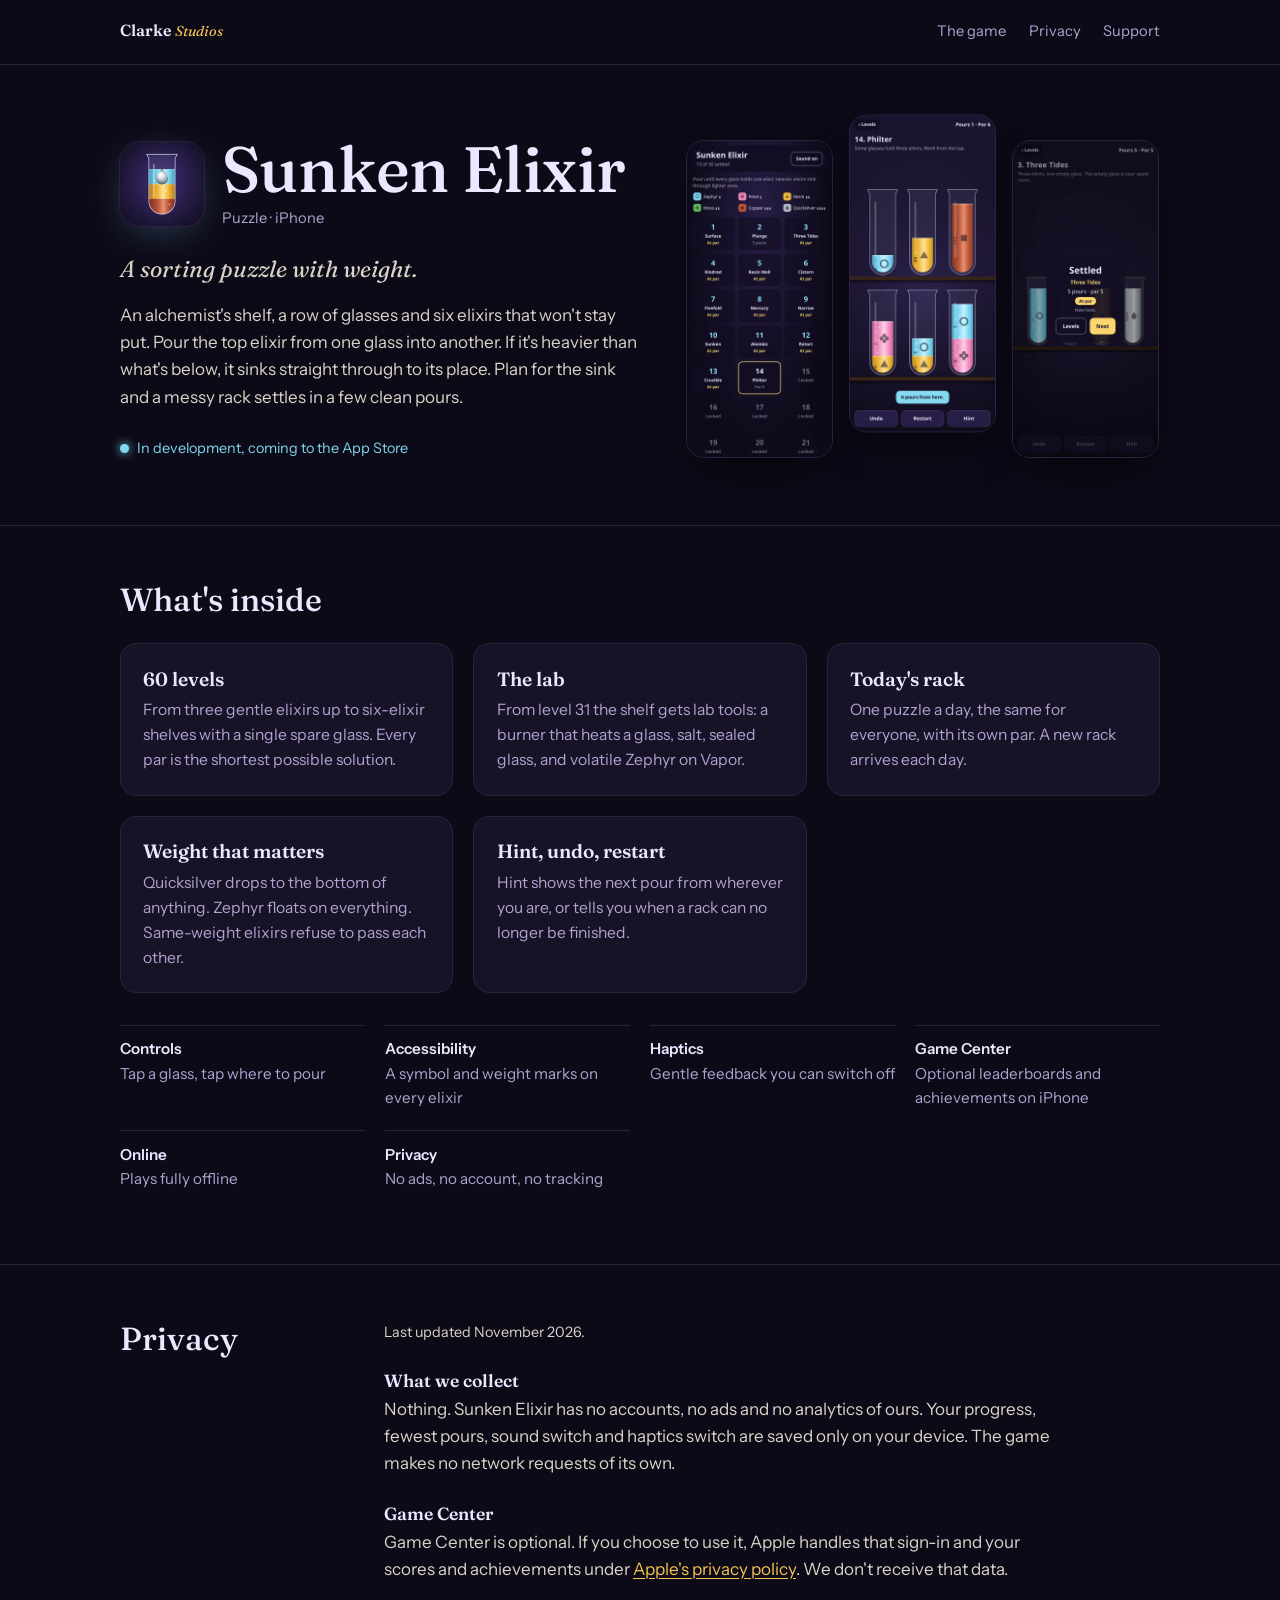
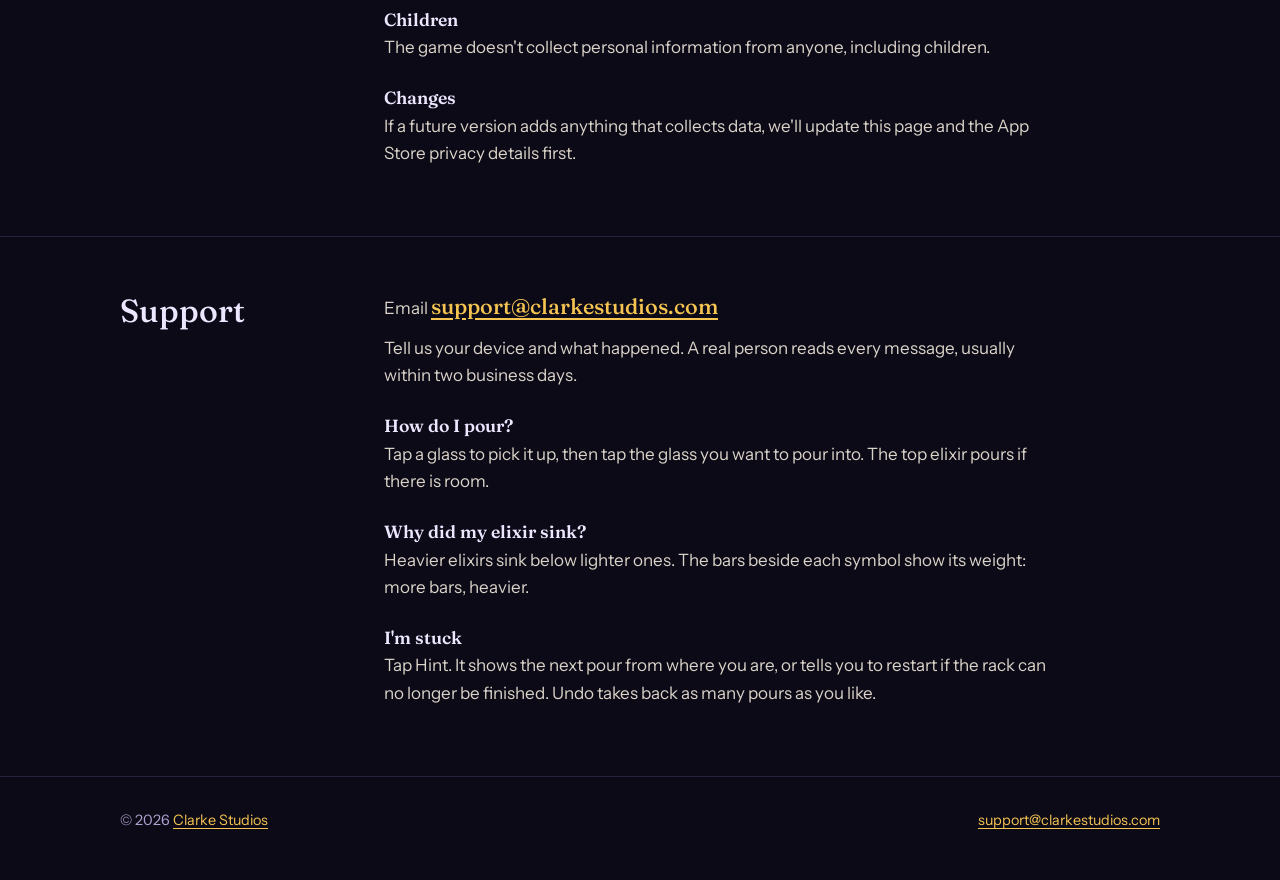
<file: sunken-elixir-site/index.html>
<!doctype html>
<html lang="en">
<head>
<meta charset="utf-8">
<meta name="viewport" content="width=device-width, initial-scale=1">
<title>Sunken Elixir — A sorting puzzle with weight · Clarke Studios</title>
<meta name="description" content="Sunken Elixir is a sorting puzzle for iPhone from Clarke Studios. Pour glowing elixirs until each glass holds one, but heavy elixirs sink through light ones. No ads, no tracking.">
<link rel="canonical" href="https://clarkestudios.com/sunken-elixir-site/">
<meta property="og:title" content="Sunken Elixir — A sorting puzzle with weight">
<meta property="og:description" content="Pour glowing elixirs until every glass holds one. Heavy elixirs sink straight through light ones, so every pour changes the whole glass.">
<meta property="og:image" content="https://clarkestudios.com/sunken-elixir-site/img/sinking.webp">
<link rel="icon" href="/favicon.svg" type="image/svg+xml">
<link rel="preload" href="/assets/fonts/fraunces.woff2" as="font" type="font/woff2" crossorigin>
<style>
@font-face{font-family:Fraunces;src:url(/assets/fonts/fraunces.woff2) format("woff2");font-weight:300 900;font-display:swap}
@font-face{font-family:Fraunces;src:url(/assets/fonts/fraunces-italic.woff2) format("woff2");font-style:italic;font-weight:300 900;font-display:swap}
@font-face{font-family:"Instrument Sans";src:url(/assets/fonts/instrument-sans.woff2) format("woff2");font-weight:400 700;font-display:swap}
:root{color-scheme:dark;--bg:#0d0a18;--bg2:#171226;--ink:#ece6ff;--mute:#aea3cf;--line:#2a2340;--violet:#f5c451;--glow:#ffe08f;--mint:#7fd7f0}
*{box-sizing:border-box}
html{scroll-behavior:smooth}
body{margin:0;background:var(--bg);color:var(--ink);font:400 1.0625rem/1.6 "Instrument Sans",system-ui,sans-serif;-webkit-font-smoothing:antialiased}
a{color:var(--violet);text-underline-offset:.18em}
a:hover{color:var(--glow)}
:focus-visible{outline:2px solid var(--glow);outline-offset:3px;border-radius:4px}
.wrap{max-width:68rem;margin:0 auto;padding:0 1.5rem}
header.top{border-bottom:1px solid var(--line)}
header.top .wrap{display:flex;align-items:center;justify-content:space-between;gap:1rem;height:4rem}
.studio{color:var(--mute);text-decoration:none;font-size:.9rem;white-space:nowrap}
.studio b{font:600 1rem Fraunces,serif;color:var(--ink)}
.studio i{font-family:Fraunces,serif;color:var(--violet)}
nav{display:flex;gap:1.4rem;font-size:.92rem}
nav a{color:var(--mute);text-decoration:none;white-space:nowrap}
nav a:hover{color:var(--ink)}
.hero{display:grid;grid-template-columns:1.05fr .95fr;align-items:center;gap:2.5rem;padding-top:4.5rem;padding-bottom:4rem}
.title{display:flex;align-items:center;gap:1.1rem;margin-bottom:1.4rem}
.title img{width:84px;height:84px;border-radius:20px;box-shadow:0 0 0 1px var(--line),0 10px 40px -10px #7fd7f055}
h1{font:500 clamp(2.6rem,6vw,4rem)/1 Fraunces,serif;margin:0;letter-spacing:-.01em}
.kind{color:var(--mute);font-size:.92rem;margin-top:.35rem}
.lede{font:italic 400 1.45rem/1.4 Fraunces,serif;color:var(--glow);margin:0 0 1rem;max-width:30ch}
.hero p{max-width:36rem;color:#d9d3c8}
.status{display:inline-flex;align-items:center;gap:.5rem;font-size:.9rem;color:var(--mint);margin-top:.6rem}
.status:before{content:"";width:.55rem;height:.55rem;border-radius:50%;background:var(--mint);box-shadow:0 0 10px var(--mint)}
.shots{display:flex;gap:1rem;justify-content:center;min-width:0}
.hero>div{min-width:0}
.shots img{width:31%;max-width:190px;height:auto;min-width:0;border-radius:18px;border:1px solid var(--line);box-shadow:0 20px 50px -20px #000}
.shots img:nth-child(2){transform:translateY(-1.6rem)}
section{padding:3.5rem 0;border-top:1px solid var(--line)}
h2{font:500 2rem/1.15 Fraunces,serif;margin:0 0 1.5rem}
.modes{display:grid;grid-template-columns:repeat(3,1fr);gap:1.25rem}
.mode{background:var(--bg2);border:1px solid var(--line);border-radius:16px;padding:1.4rem}
.mode h3{font:600 1.2rem Fraunces,serif;margin:0 0 .4rem;color:var(--ink)}
.mode p{margin:0;color:var(--mute);font-size:.98rem}
.facts{display:grid;grid-template-columns:repeat(4,1fr);gap:1.25rem;margin-top:2rem;padding:0;list-style:none}
.facts li{border-top:1px solid var(--line);padding-top:.7rem;color:var(--mute);font-size:.95rem}
.facts b{display:block;color:var(--ink);font-weight:600}
.cols{display:grid;grid-template-columns:14rem 1fr;gap:2.5rem}
.cols h2{margin:0}
.prose h3{font:600 1.1rem Fraunces,serif;margin:1.6rem 0 .3rem}
.prose h3:first-child{margin-top:0}
.prose p{margin:0 0 .8rem;color:#d9d3c8;max-width:42rem}
.updated{color:var(--mute);font-size:.9rem}
.mail{font:500 1.35rem Fraunces,serif}
footer{border-top:1px solid var(--line);padding:2rem 0 3rem;color:var(--mute);font-size:.9rem}
footer .wrap{display:flex;justify-content:space-between;gap:1rem;flex-wrap:wrap}
@media (max-width:900px){.hero{grid-template-columns:1fr;gap:2.5rem;padding-top:3rem}.modes{grid-template-columns:1fr}.facts{grid-template-columns:1fr 1fr}.cols{grid-template-columns:1fr;gap:1rem}}
@media (max-width:480px){nav{gap:1rem;font-size:.85rem}nav .opt{display:none}.title img{width:68px;height:68px}.facts{grid-template-columns:1fr}.lede{font-size:1.25rem}}
@media (prefers-reduced-motion:reduce){html{scroll-behavior:auto}}

</style>
</head>
<body>
<header class="top"><div class="wrap">
  <a class="studio" href="/"><b>Clarke</b> <i>Studios</i></a>
  <nav><a class="opt" href="#play">The game</a><a href="#privacy">Privacy</a><a href="#support">Support</a></nav>
</div></header>
<main>
<div class="wrap hero" id="play">
  <div>
    <div class="title"><img src="img/icon.webp" alt="Sunken Elixir app icon" width="84" height="84"><div><h1>Sunken Elixir</h1><div class="kind">Puzzle · iPhone</div></div></div>
    <p class="lede">A sorting puzzle with weight.</p>
    <p>An alchemist's shelf, a row of glasses and six elixirs that won't stay put. Pour the top elixir from one glass into another. If it's heavier than what's below, it sinks straight through to its place. Plan for the sink and a messy rack settles in a few clean pours.</p>
    <span class="status">In development, coming to the App Store</span>
  </div>
  <div class="shots"><img src="img/levels.webp" width="600" height="1304" alt="The level list with the elixir key: six elixirs, each with a symbol and weight marks."><img src="img/sinking.webp" width="600" height="1304" alt="A rack of three-band glasses mid-solve: zephyr, resin, copper and petal elixirs." loading="lazy"><img src="img/settled.webp" width="600" height="1304" alt="The Settled card after solving a level at par." loading="lazy"></div>
</div>

<section><div class="wrap">
  <h2>What's inside</h2>
  <div class="modes"><div class="mode"><h3>60 levels</h3><p>From three gentle elixirs up to six-elixir shelves with a single spare glass. Every par is the shortest possible solution.</p></div><div class="mode"><h3>The lab</h3><p>From level 31 the shelf gets lab tools: a burner that heats a glass, salt, sealed glass, and volatile Zephyr on Vapor.</p></div><div class="mode"><h3>Today's rack</h3><p>One puzzle a day, the same for everyone, with its own par. A new rack arrives each day.</p></div><div class="mode"><h3>Weight that matters</h3><p>Quicksilver drops to the bottom of anything. Zephyr floats on everything. Same-weight elixirs refuse to pass each other.</p></div><div class="mode"><h3>Hint, undo, restart</h3><p>Hint shows the next pour from wherever you are, or tells you when a rack can no longer be finished.</p></div></div>
  <ul class="facts"><li><b>Controls</b>Tap a glass, tap where to pour</li><li><b>Accessibility</b>A symbol and weight marks on every elixir</li><li><b>Haptics</b>Gentle feedback you can switch off</li><li><b>Game Center</b>Optional leaderboards and achievements on iPhone</li><li><b>Online</b>Plays fully offline</li><li><b>Privacy</b>No ads, no account, no tracking</li></ul>
</div></section>

<section id="privacy"><div class="wrap cols">
  <h2>Privacy</h2>
  <div class="prose">
    <p class="updated">Last updated November 2026.</p>
    <h3>What we collect</h3>
    <p>Nothing. Sunken Elixir has no accounts, no ads and no analytics of ours. Your progress, fewest pours, sound switch and haptics switch are saved only on your device. The game makes no network requests of its own.</p>
    <h3>Game Center</h3>
    <p>Game Center is optional. If you choose to use it, Apple handles that sign-in and your scores and achievements under <a href="https://www.apple.com/legal/privacy/">Apple's privacy policy</a>. We don't receive that data.</p>
    <h3>Children</h3>
    <p>The game doesn't collect personal information from anyone, including children.</p>
    <h3>Changes</h3>
    <p>If a future version adds anything that collects data, we'll update this page and the App Store privacy details first.</p>
  </div>
</div></section>

<section id="support"><div class="wrap cols">
  <h2>Support</h2>
  <div class="prose">
    <p>Email <a class="mail" href="mailto:support@clarkestudios.com">support@clarkestudios.com</a></p>
    <p>Tell us your device and what happened. A real person reads every message, usually within two business days.</p>
    <h3>How do I pour?</h3>
    <p>Tap a glass to pick it up, then tap the glass you want to pour into. The top elixir pours if there is room.</p>
    <h3>Why did my elixir sink?</h3>
    <p>Heavier elixirs sink below lighter ones. The bars beside each symbol show its weight: more bars, heavier.</p>
    <h3>I'm stuck</h3>
    <p>Tap Hint. It shows the next pour from where you are, or tells you to restart if the rack can no longer be finished. Undo takes back as many pours as you like.</p>
  </div>
</div></section>
</main>
<footer><div class="wrap">
  <span>© 2026 <a href="/">Clarke Studios</a></span>
  <a href="mailto:support@clarkestudios.com">support@clarkestudios.com</a>
</div></footer>
</body>
</html>
</file>
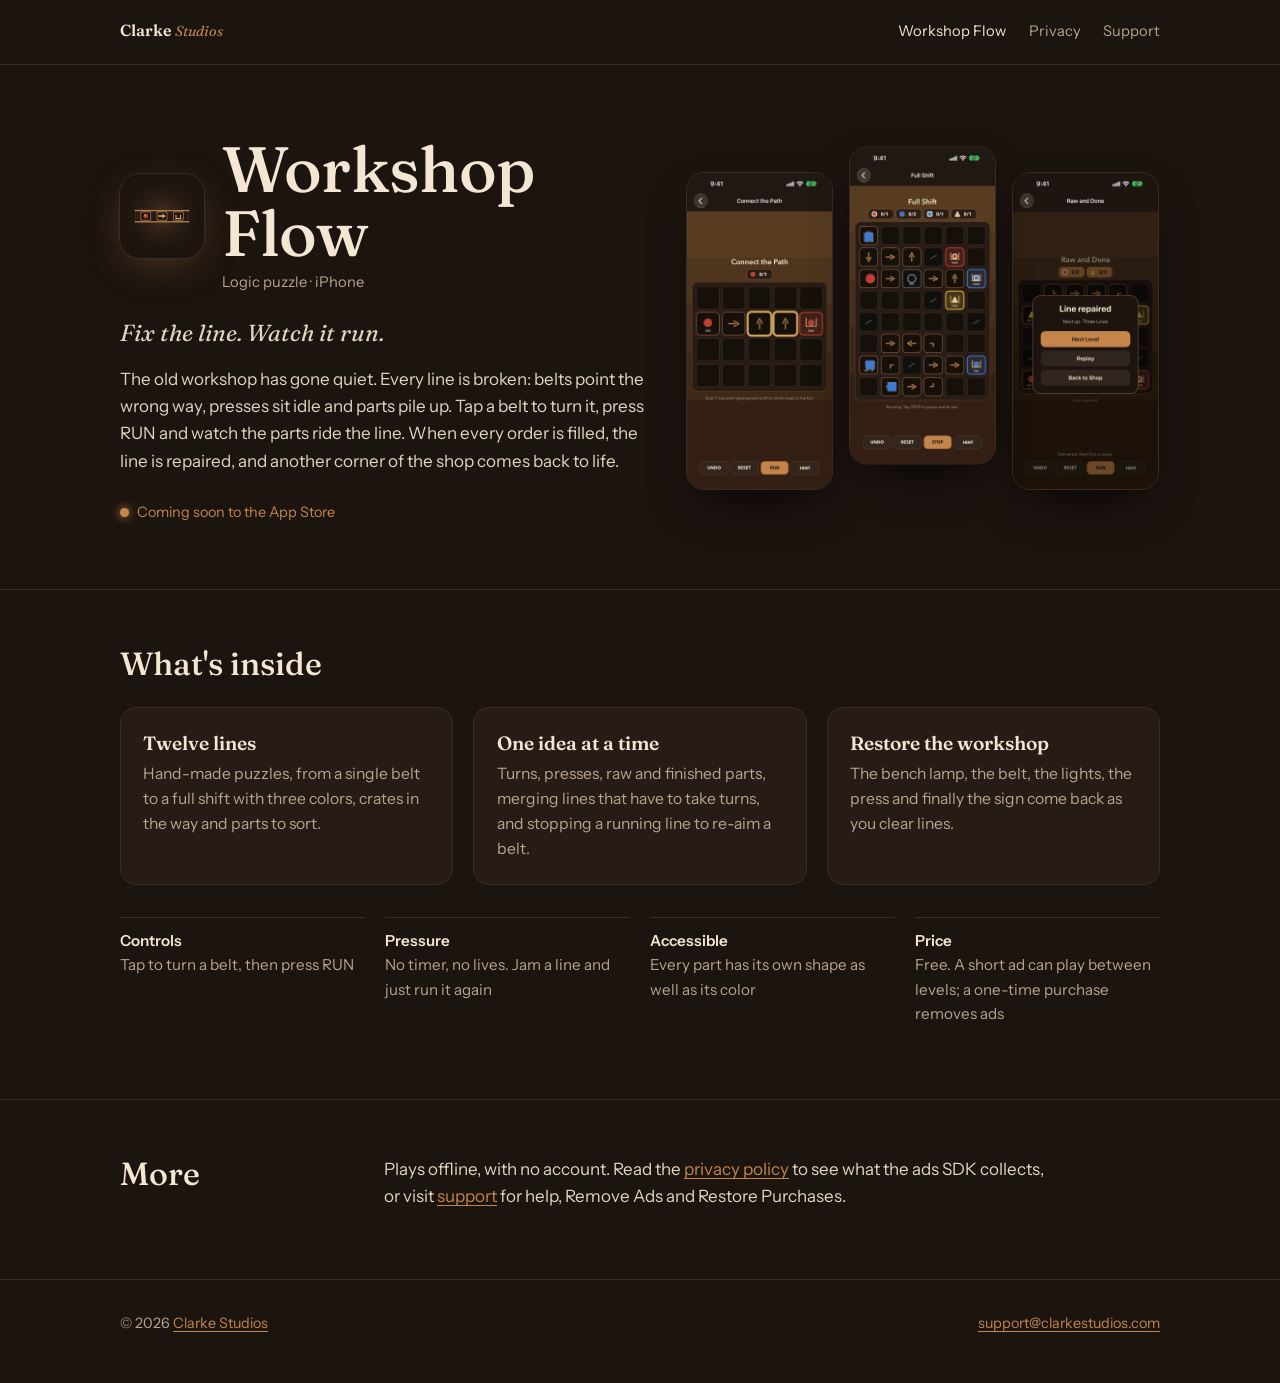
<file: workshop-flow-site/index.html>
<!doctype html>
<html lang="en">
<head>
<meta charset="utf-8">
<meta name="viewport" content="width=device-width, initial-scale=1">
<title>Workshop Flow — Fix the line. Watch it run. · Clarke Studios</title>
<meta name="description" content="Workshop Flow is a calm conveyor-belt logic puzzle for iPhone from Clarke Studios. Turn the belts, press RUN and watch every part land in its bin. Free, with a one-time purchase to remove ads.">
<link rel="canonical" href="https://clarkestudios.com/workshop-flow-site/">
<meta property="og:title" content="Workshop Flow — Fix the line. Watch it run.">
<meta property="og:description" content="Twelve broken lines in a dark old workshop. Turn the belts, press RUN and watch every part land in its bin.">
<meta property="og:image" content="https://clarkestudios.com/workshop-flow-site/img/full-shift.webp">
<link rel="icon" href="/favicon.svg" type="image/svg+xml">
<link rel="preload" href="/assets/fonts/fraunces.woff2" as="font" type="font/woff2" crossorigin>
<link rel="stylesheet" href="/workshop-flow-site/style.css">
</head>
<body>
<header class="top"><div class="wrap">
  <a class="studio" href="/"><b>Clarke</b> <i>Studios</i></a>
  <nav><a class="opt" href="/workshop-flow-site/" aria-current="page">Workshop Flow</a><a href="/workshop-flow-site/privacy.html">Privacy</a><a href="/workshop-flow-site/support.html">Support</a></nav>
</div></header>
<main>
<div class="wrap hero">
  <div>
    <div class="title"><img src="img/icon.webp" alt="Workshop Flow app icon" width="84" height="84"><div><h1>Workshop Flow</h1><div class="kind">Logic puzzle · iPhone</div></div></div>
    <p class="lede">Fix the line. Watch it run.</p>
    <p>The old workshop has gone quiet. Every line is broken: belts point the wrong way, presses sit idle and parts pile up. Tap a belt to turn it, press RUN and watch the parts ride the line. When every order is filled, the line is repaired, and another corner of the shop comes back to life.</p>
    <span class="status">Coming soon to the App Store</span>
  </div>
  <div class="shots"><img src="img/guided.webp" width="600" height="1304" alt="Level 1: two glowing belts to turn so the arrows lead from the source to the bin."><img src="img/full-shift.webp" width="600" height="1304" alt="Full Shift, the last level: red, blue and yellow parts riding a busy line, with orders filling at the top." loading="lazy"><img src="img/line-repaired.webp" width="600" height="1304" alt="The Line repaired card with Next Level, Replay and Back to Shop." loading="lazy"></div>
</div>

<section><div class="wrap">
  <h2>What's inside</h2>
  <div class="modes"><div class="mode"><h3>Twelve lines</h3><p>Hand-made puzzles, from a single belt to a full shift with three colors, crates in the way and parts to sort.</p></div><div class="mode"><h3>One idea at a time</h3><p>Turns, presses, raw and finished parts, merging lines that have to take turns, and stopping a running line to re-aim a belt.</p></div><div class="mode"><h3>Restore the workshop</h3><p>The bench lamp, the belt, the lights, the press and finally the sign come back as you clear lines.</p></div></div>
  <ul class="facts"><li><b>Controls</b>Tap to turn a belt, then press RUN</li><li><b>Pressure</b>No timer, no lives. Jam a line and just run it again</li><li><b>Accessible</b>Every part has its own shape as well as its color</li><li><b>Price</b>Free. A short ad can play between levels; a one-time purchase removes ads</li></ul>
</div></section>

<section><div class="wrap cols">
  <h2>More</h2>
  <div class="prose">
    <p>Plays offline, with no account. Read the <a href="privacy.html">privacy policy</a> to see what the ads SDK collects, or visit <a href="support.html">support</a> for help, Remove Ads and Restore Purchases.</p>
  </div>
</div></section>
</main>
<footer><div class="wrap">
  <span>© 2026 <a href="/">Clarke Studios</a></span>
  <a href="mailto:support@clarkestudios.com">support@clarkestudios.com</a>
</div></footer>
</body>
</html>
</file>
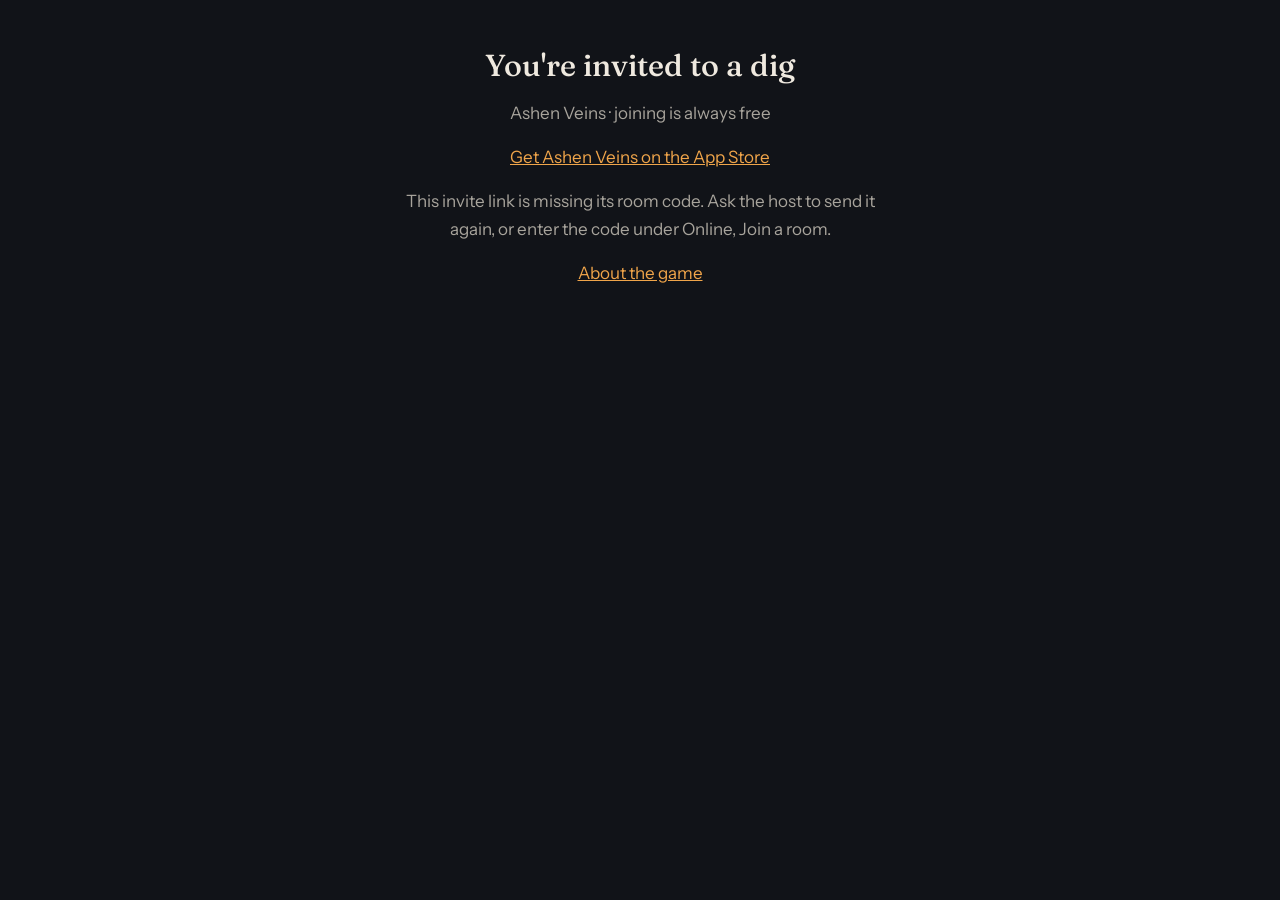
<file: ashen-veins-site/join/index.html>
<!doctype html>
<html lang="en">
<head>
<meta charset="utf-8">
<meta name="viewport" content="width=device-width, initial-scale=1">
<title>Join a dig — Ashen Veins</title>
<meta name="robots" content="noindex">
<meta name="apple-itunes-app" content="app-id=6827199202">
<link rel="icon" href="/favicon.svg" type="image/svg+xml">
<style>
@font-face{font-family:Fraunces;src:url(/assets/fonts/fraunces.woff2) format("woff2");font-weight:300 900;font-display:swap}
@font-face{font-family:"Instrument Sans";src:url(/assets/fonts/instrument-sans.woff2) format("woff2");font-weight:400 700;font-display:swap}
:root{color-scheme:dark;--bg:#111318;--bg2:#1a1d24;--ink:#efe9df;--mute:#a8a49c;--line:#2b2f38;--amber:#f0a54a;--glow:#ffd08a}
*{box-sizing:border-box}
body{margin:0;background:var(--bg);color:var(--ink);font:400 1.0625rem/1.6 "Instrument Sans",system-ui,sans-serif;-webkit-font-smoothing:antialiased}
main{max-width:32rem;margin:0 auto;padding:48px 20px 64px;text-align:center}
h1{font:500 1.9rem/1.15 Fraunces,serif;margin:0 0 8px}
.sub{color:var(--mute)}
.code{font:600 2.6rem/1.2 ui-monospace,monospace;letter-spacing:.25em;color:var(--glow);background:var(--bg2);border:1px solid var(--line);border-radius:16px;padding:.5rem 0 .5rem .25em;margin:24px 0}
.btn{display:inline-block;background:var(--amber);color:#111318;text-decoration:none;font-weight:600;padding:14px 28px;border-radius:12px;margin:8px 0}
a{color:var(--amber)}
:focus-visible{outline:2px solid var(--glow);outline-offset:3px;border-radius:4px}
</style>
</head>
<body>
<main>
  <h1>You're invited to a dig</h1>
  <p class="sub">Ashen Veins · joining is always free</p>
  <div class="code" id="code" aria-label="Room code"></div>
  <p id="open-wrap"><a class="btn" id="open" href="#">Open in Ashen Veins</a></p>
  <p><a id="store" href="https://apps.apple.com/app/id6827199202">Get Ashen Veins on the App Store</a></p>
  <p class="sub" id="how">No app yet? Install Ashen Veins from the App Store, open Online and enter the code above under Join a room.</p>
  <p class="sub"><a href="../">About the game</a></p>
</main>
<script>
  var q = new URLSearchParams(location.search);
  var c = (q.get("code") || q.get("join") || "").toUpperCase().replace(/[^A-Z0-9]/g, "").slice(0, 8);
  var el = document.getElementById("code");
  if (c) {
    el.textContent = c;
    document.getElementById("open").href = "ashenveins://join/" + c;
  } else {
    el.hidden = true;
    document.getElementById("open-wrap").hidden = true;
    document.getElementById("how").textContent = "This invite link is missing its room code. Ask the host to send it again, or enter the code under Online, Join a room.";
  }
</script>
</body>
</html>
</file>
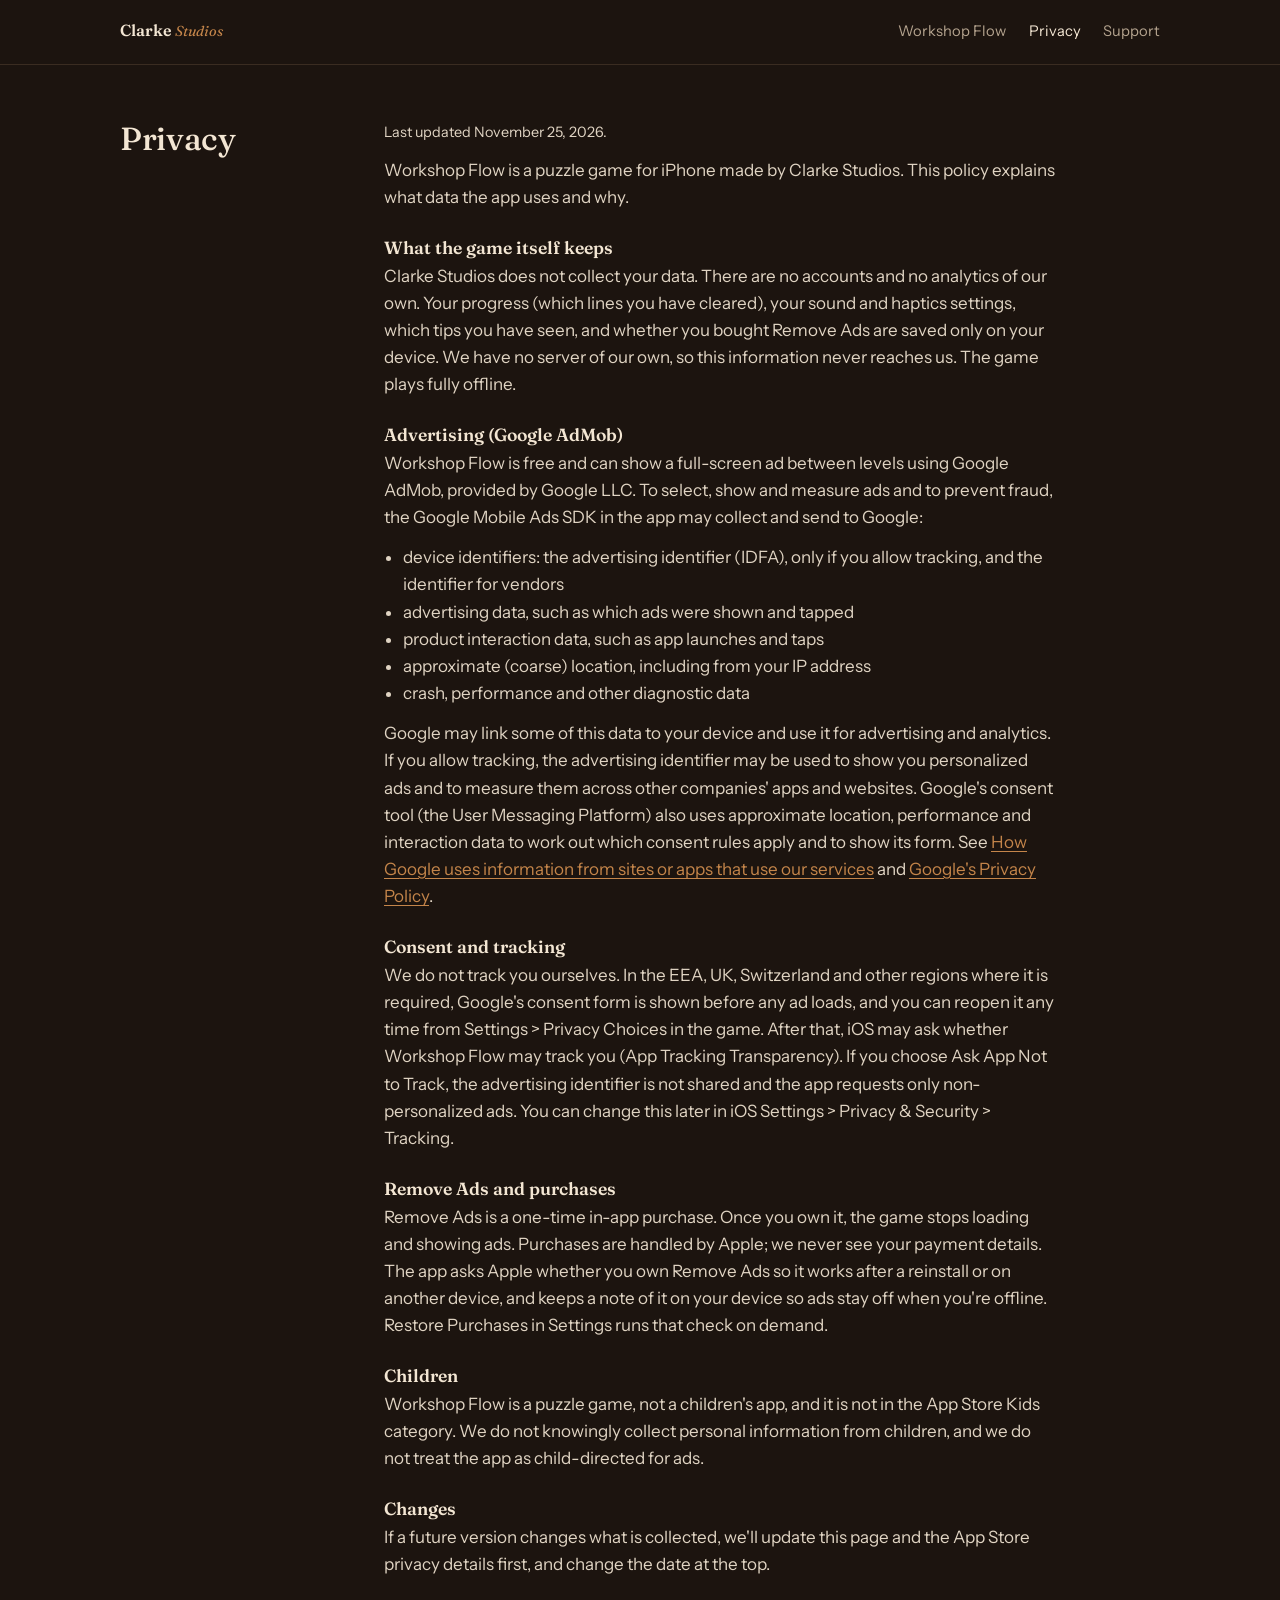
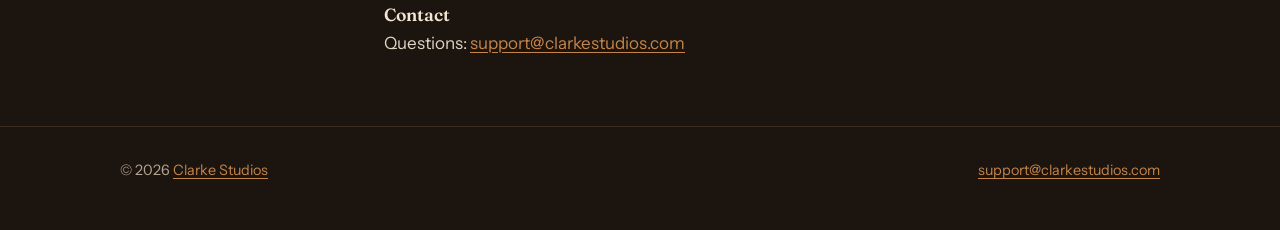
<file: workshop-flow-site/privacy.html>
<!doctype html>
<html lang="en">
<head>
<meta charset="utf-8">
<meta name="viewport" content="width=device-width, initial-scale=1">
<title>Workshop Flow Privacy Policy · Clarke Studios</title>
<meta name="description" content="Privacy policy for Workshop Flow: what stays on your device, what the Google AdMob SDK collects, consent, tracking and Remove Ads.">
<link rel="canonical" href="https://clarkestudios.com/workshop-flow-site/privacy.html">
<link rel="icon" href="/favicon.svg" type="image/svg+xml">
<link rel="preload" href="/assets/fonts/fraunces.woff2" as="font" type="font/woff2" crossorigin>
<link rel="stylesheet" href="/workshop-flow-site/style.css">
</head>
<body>
<header class="top"><div class="wrap">
  <a class="studio" href="/"><b>Clarke</b> <i>Studios</i></a>
  <nav><a class="opt" href="/workshop-flow-site/">Workshop Flow</a><a href="/workshop-flow-site/privacy.html" aria-current="page">Privacy</a><a href="/workshop-flow-site/support.html">Support</a></nav>
</div></header>
<main>
<section style="border-top:0"><div class="wrap cols">
  <h1>Privacy</h1>
  <div class="prose">
    <p class="updated">Last updated November 25, 2026.</p>
    <p>Workshop Flow is a puzzle game for iPhone made by Clarke Studios. This policy explains what data the app uses and why.</p>
    <h3>What the game itself keeps</h3>
    <p>Clarke Studios does not collect your data. There are no accounts and no analytics of our own. Your progress (which lines you have cleared), your sound and haptics settings, which tips you have seen, and whether you bought Remove Ads are saved only on your device. We have no server of our own, so this information never reaches us. The game plays fully offline.</p>
    <h3>Advertising (Google AdMob)</h3>
    <p>Workshop Flow is free and can show a full-screen ad between levels using Google AdMob, provided by Google LLC. To select, show and measure ads and to prevent fraud, the Google Mobile Ads SDK in the app may collect and send to Google:</p>
    <ul>
      <li>device identifiers: the advertising identifier (IDFA), only if you allow tracking, and the identifier for vendors</li>
      <li>advertising data, such as which ads were shown and tapped</li>
      <li>product interaction data, such as app launches and taps</li>
      <li>approximate (coarse) location, including from your IP address</li>
      <li>crash, performance and other diagnostic data</li>
    </ul>
    <p>Google may link some of this data to your device and use it for advertising and analytics. If you allow tracking, the advertising identifier may be used to show you personalized ads and to measure them across other companies' apps and websites. Google's consent tool (the User Messaging Platform) also uses approximate location, performance and interaction data to work out which consent rules apply and to show its form. See <a href="https://policies.google.com/technologies/partner-sites">How Google uses information from sites or apps that use our services</a> and <a href="https://policies.google.com/privacy">Google's Privacy Policy</a>.</p>
    <h3>Consent and tracking</h3>
    <p>We do not track you ourselves. In the EEA, UK, Switzerland and other regions where it is required, Google's consent form is shown before any ad loads, and you can reopen it any time from Settings &gt; Privacy Choices in the game. After that, iOS may ask whether Workshop Flow may track you (App Tracking Transparency). If you choose Ask App Not to Track, the advertising identifier is not shared and the app requests only non-personalized ads. You can change this later in iOS Settings &gt; Privacy &amp; Security &gt; Tracking.</p>
    <h3>Remove Ads and purchases</h3>
    <p>Remove Ads is a one-time in-app purchase. Once you own it, the game stops loading and showing ads. Purchases are handled by Apple; we never see your payment details. The app asks Apple whether you own Remove Ads so it works after a reinstall or on another device, and keeps a note of it on your device so ads stay off when you're offline. Restore Purchases in Settings runs that check on demand.</p>
    <h3>Children</h3>
    <p>Workshop Flow is a puzzle game, not a children's app, and it is not in the App Store Kids category. We do not knowingly collect personal information from children, and we do not treat the app as child-directed for ads.</p>
    <h3>Changes</h3>
    <p>If a future version changes what is collected, we'll update this page and the App Store privacy details first, and change the date at the top.</p>
    <h3>Contact</h3>
    <p>Questions: <a href="mailto:support@clarkestudios.com">support@clarkestudios.com</a></p>
  </div>
</div></section>
</main>
<footer><div class="wrap">
  <span>© 2026 <a href="/">Clarke Studios</a></span>
  <a href="mailto:support@clarkestudios.com">support@clarkestudios.com</a>
</div></footer>
</body>
</html>
</file>
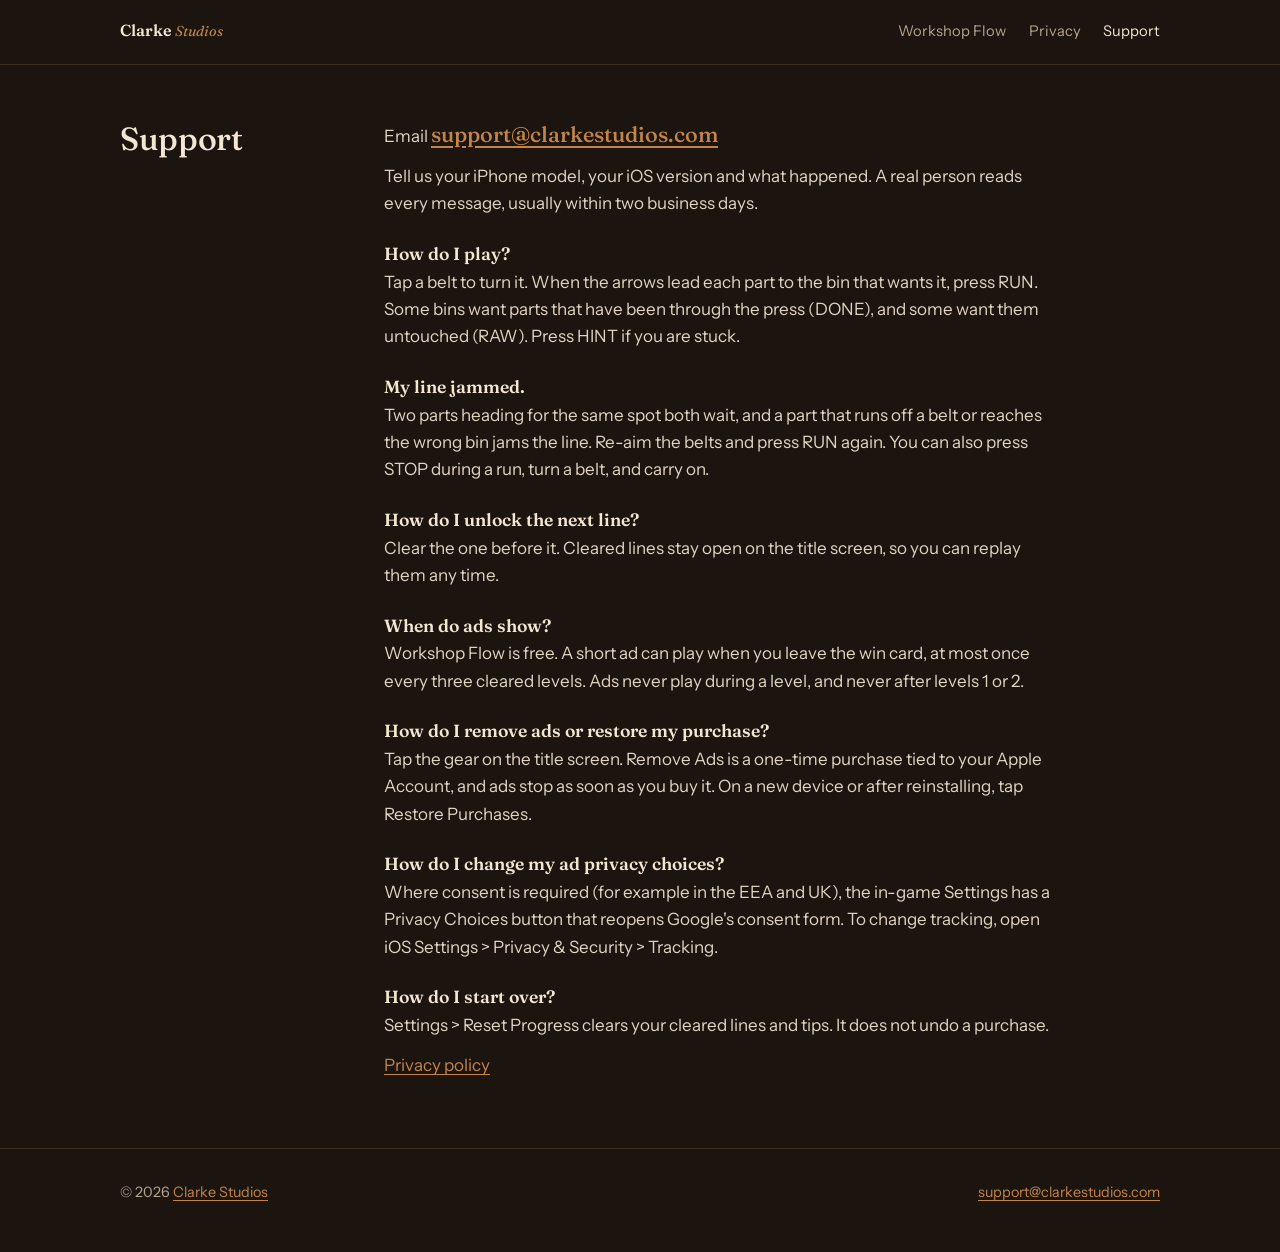
<file: workshop-flow-site/support.html>
<!doctype html>
<html lang="en">
<head>
<meta charset="utf-8">
<meta name="viewport" content="width=device-width, initial-scale=1">
<title>Workshop Flow Support · Clarke Studios</title>
<meta name="description" content="Help for Workshop Flow: how to play, jams, Remove Ads, Restore Purchases and ad privacy choices.">
<link rel="canonical" href="https://clarkestudios.com/workshop-flow-site/support.html">
<link rel="icon" href="/favicon.svg" type="image/svg+xml">
<link rel="preload" href="/assets/fonts/fraunces.woff2" as="font" type="font/woff2" crossorigin>
<link rel="stylesheet" href="/workshop-flow-site/style.css">
</head>
<body>
<header class="top"><div class="wrap">
  <a class="studio" href="/"><b>Clarke</b> <i>Studios</i></a>
  <nav><a class="opt" href="/workshop-flow-site/">Workshop Flow</a><a href="/workshop-flow-site/privacy.html">Privacy</a><a href="/workshop-flow-site/support.html" aria-current="page">Support</a></nav>
</div></header>
<main>
<section style="border-top:0"><div class="wrap cols">
  <h1>Support</h1>
  <div class="prose">
    <p>Email <a class="mail" href="mailto:support@clarkestudios.com">support@clarkestudios.com</a></p>
    <p>Tell us your iPhone model, your iOS version and what happened. A real person reads every message, usually within two business days.</p>
    <h3>How do I play?</h3>
    <p>Tap a belt to turn it. When the arrows lead each part to the bin that wants it, press RUN. Some bins want parts that have been through the press (DONE), and some want them untouched (RAW). Press HINT if you are stuck.</p>
    <h3>My line jammed.</h3>
    <p>Two parts heading for the same spot both wait, and a part that runs off a belt or reaches the wrong bin jams the line. Re-aim the belts and press RUN again. You can also press STOP during a run, turn a belt, and carry on.</p>
    <h3>How do I unlock the next line?</h3>
    <p>Clear the one before it. Cleared lines stay open on the title screen, so you can replay them any time.</p>
    <h3>When do ads show?</h3>
    <p>Workshop Flow is free. A short ad can play when you leave the win card, at most once every three cleared levels. Ads never play during a level, and never after levels 1 or 2.</p>
    <h3>How do I remove ads or restore my purchase?</h3>
    <p>Tap the gear on the title screen. Remove Ads is a one-time purchase tied to your Apple Account, and ads stop as soon as you buy it. On a new device or after reinstalling, tap Restore Purchases.</p>
    <h3>How do I change my ad privacy choices?</h3>
    <p>Where consent is required (for example in the EEA and UK), the in-game Settings has a Privacy Choices button that reopens Google's consent form. To change tracking, open iOS Settings &gt; Privacy &amp; Security &gt; Tracking.</p>
    <h3>How do I start over?</h3>
    <p>Settings &gt; Reset Progress clears your cleared lines and tips. It does not undo a purchase.</p>
    <p><a href="privacy.html">Privacy policy</a></p>
  </div>
</div></section>
</main>
<footer><div class="wrap">
  <span>© 2026 <a href="/">Clarke Studios</a></span>
  <a href="mailto:support@clarkestudios.com">support@clarkestudios.com</a>
</div></footer>
</body>
</html>
</file>
<file: assets/site.css>
@font-face { font-family: "Fraunces"; src: url("fonts/fraunces.woff2") format("woff2"); font-weight: 100 900; font-style: normal; font-display: swap; }
@font-face { font-family: "Fraunces"; src: url("fonts/fraunces-italic.woff2") format("woff2"); font-weight: 100 900; font-style: italic; font-display: swap; }
@font-face { font-family: "Instrument Sans"; src: url("fonts/instrument-sans.woff2") format("woff2"); font-weight: 400 700; font-style: normal; font-display: swap; }

:root {
  --paper: #f3ede2;
  --paper-2: #ebe3d4;
  --ink: #1e1a15;
  --ink-2: #4a4238;
  --mute: #6b6152;
  --rule: #d6ccba;
  --brick: #a2482a;
  --brick-ink: #8a3a20;
  --serif: "Fraunces", "Iowan Old Style", Georgia, serif;
  --sans: "Instrument Sans", system-ui, -apple-system, "Segoe UI", sans-serif;
  --wrap: 68rem;
  --gutter: clamp(1.25rem, 4vw, 2.5rem);
  --radius: 14px;
  color-scheme: light;
}

* { box-sizing: border-box; }
html { -webkit-text-size-adjust: 100%; scroll-behavior: smooth; }
body { margin: 0; background: var(--paper); color: var(--ink); font: 400 1rem/1.6 var(--sans); }
img { display: block; max-width: 100%; height: auto; }
a { color: var(--brick-ink); text-underline-offset: 3px; text-decoration-thickness: 1px; }
a:hover { color: var(--ink); }
:focus-visible { outline: 2px solid var(--brick); outline-offset: 3px; border-radius: 4px; }
.wrap { max-width: var(--wrap); margin: 0 auto; padding: 0 var(--gutter); }
.skip { position: absolute; left: -999px; top: 0; background: var(--ink); color: var(--paper); padding: .5rem 1rem; z-index: 10; }
.skip:focus { left: 1rem; top: 1rem; }

/* header */
.top { border-bottom: 1px solid var(--rule); }
.top .wrap { display: flex; align-items: center; justify-content: space-between; gap: 1rem; min-height: 4.25rem; }
.mark { white-space: nowrap; font: 600 1.2rem/1 var(--serif); letter-spacing: -0.01em; color: var(--ink); text-decoration: none; font-variation-settings: "SOFT" 50, "WONK" 0; }
.mark span { font-style: italic; font-weight: 400; color: var(--brick); }
.top nav { display: flex; gap: clamp(1rem, 3vw, 1.75rem); font-size: .9rem; font-weight: 500; }
.top nav a { white-space: nowrap; color: var(--ink-2); text-decoration: none; }
.top nav a:hover { color: var(--ink); text-decoration: underline; }

/* hero */
.hero { padding: clamp(3.5rem, 10vw, 7.5rem) 0 clamp(2.5rem, 6vw, 4.5rem); }
.eyebrow { font-size: .78rem; font-weight: 600; letter-spacing: .14em; text-transform: uppercase; color: var(--brick-ink); margin: 0 0 1.25rem; }
.hero h1 { font: 400 clamp(2.6rem, 7.2vw, 5.4rem)/1.02 var(--serif); letter-spacing: -0.025em; margin: 0; max-width: 14ch; font-variation-settings: "SOFT" 100, "opsz" 144; text-wrap: balance; }
.hero h1 em { font-style: italic; color: var(--brick); }
.hero p.lede { font-size: clamp(1.05rem, 1.6vw, 1.2rem); color: var(--ink-2); max-width: 38rem; margin: 1.75rem 0 0; }
.promises { list-style: none; padding: 0; margin: 2.25rem 0 0; display: flex; flex-wrap: wrap; gap: .5rem; }
.promises li { font-size: .85rem; font-weight: 500; border: 1px solid var(--rule); border-radius: 999px; padding: .35rem .85rem; color: var(--ink-2); background: color-mix(in srgb, var(--paper) 60%, white); }

/* games */
.section-head { display: flex; align-items: baseline; justify-content: space-between; gap: 1rem; border-top: 1px solid var(--ink); padding-top: 1rem; margin-bottom: 1.75rem; }
.section-head h2 { font: 500 clamp(1.5rem, 2.6vw, 2rem)/1.1 var(--serif); margin: 0; letter-spacing: -0.01em; }
.section-head p { margin: 0; color: var(--mute); font-size: .9rem; }
.games { display: grid; gap: clamp(1.25rem, 3vw, 2rem); padding-bottom: clamp(3.5rem, 8vw, 6rem); }

.game { --g-bg: #111; --g-ink: #eee; --g-mute: #aaa; --g-accent: #fff; --g-rule: rgba(255,255,255,.14);
  background: var(--g-bg); color: var(--g-ink); border-radius: var(--radius); overflow: hidden;
  display: grid; grid-template-columns: minmax(0, 1.15fr) minmax(0, .85fr); min-height: 30rem; }
.game.fh { --g-bg: #0d2a33; --g-ink: #f1ead8; --g-mute: #b9c6c2; --g-accent: #e8c98a; --g-rule: rgba(241,234,216,.16); }
.game.ch { --g-bg: #140c2c; --g-ink: #ece6ff; --g-mute: #aea3cf; --g-accent: #c4a2ff; --g-rule: rgba(236,230,255,.14); }
.game.av { --g-bg: #15171c; --g-ink: #efe9df; --g-mute: #aaa59c; --g-accent: #f0a54a; --g-rule: rgba(239,233,223,.14); }
.game.rs { --g-bg: #1a140f; --g-ink: #f1e8dc; --g-mute: #b8ab99; --g-accent: #e59a4f; --g-rule: rgba(241,232,220,.14); }
.game.se { --g-bg: #120d22; --g-ink: #ece6ff; --g-mute: #aea3cf; --g-accent: #f5c451; --g-rule: rgba(236,230,255,.14); }
.game.pa { --g-bg: #0b1013; --g-ink: #e8eef2; --g-mute: #9fb0b8; --g-accent: #ffb347; --g-rule: rgba(232,238,242,.14); }
.game .body { padding: clamp(1.5rem, 4vw, 3rem); display: flex; flex-direction: column; gap: 1.25rem; }
.game .id { display: flex; align-items: center; gap: 1rem; }
.game .id img { width: 64px; height: 64px; border-radius: 15px; box-shadow: 0 0 0 1px var(--g-rule); }
.game h3 { font: 500 clamp(1.6rem, 3vw, 2.2rem)/1.08 var(--serif); margin: 0; letter-spacing: -0.01em; }
.game .kind { margin: .2rem 0 0; font-size: .85rem; color: var(--g-mute); }
.game .pitch { font: 400 italic clamp(1.15rem, 1.8vw, 1.35rem)/1.4 var(--serif); color: var(--g-accent); margin: 0; max-width: 30ch; }
.game .desc { margin: 0; color: var(--g-ink); opacity: .92; max-width: 36rem; }
.game .facts { list-style: none; margin: 0; padding: 0; display: grid; grid-template-columns: repeat(2, minmax(0, 1fr)); gap: .6rem 1.25rem; font-size: .9rem; color: var(--g-mute); }
.game .facts li { border-top: 1px solid var(--g-rule); padding-top: .55rem; }
.game .facts b { display: block; color: var(--g-ink); font-weight: 600; }
.game .status { display: inline-flex; align-items: center; gap: .5rem; font-size: .82rem; font-weight: 600; letter-spacing: .04em; color: var(--g-accent); }
.game .status::before { content: ""; width: .5rem; height: .5rem; border-radius: 50%; background: var(--g-accent); box-shadow: 0 0 0 4px color-mix(in srgb, var(--g-accent) 22%, transparent); }
.game .links { margin-top: auto; display: flex; flex-wrap: wrap; gap: .6rem; }
.game .links a { color: var(--g-ink); text-decoration: none; font-size: .88rem; font-weight: 500; border: 1px solid var(--g-rule); border-radius: 999px; padding: .5rem 1rem; transition: border-color .15s, background .15s; }
.game .links a:hover { border-color: var(--g-accent); background: color-mix(in srgb, var(--g-accent) 10%, transparent); }
.game .links a.primary { background: var(--g-accent); color: var(--g-bg); border-color: var(--g-accent); }
.game .links a.primary:hover { background: color-mix(in srgb, var(--g-accent) 85%, white); }
.game .shot { position: relative; display: flex; align-items: flex-end; justify-content: center; padding: clamp(1.5rem, 3vw, 2.5rem) clamp(1rem, 3vw, 2rem) 0; background: radial-gradient(120% 80% at 50% 100%, color-mix(in srgb, var(--g-accent) 16%, transparent), transparent 70%); }
.game .shot img { width: min(100%, 300px); aspect-ratio: 600 / 1300; object-fit: cover; object-position: top; border-radius: 26px 26px 0 0; box-shadow: 0 0 0 1px var(--g-rule), 0 -18px 50px rgba(0,0,0,.35); max-height: 34rem; }

/* principles */
.principles { background: var(--paper-2); border-top: 1px solid var(--rule); border-bottom: 1px solid var(--rule); padding: clamp(3rem, 7vw, 5rem) 0; }
.principles .grid { display: grid; grid-template-columns: repeat(4, minmax(0, 1fr)); gap: clamp(1.25rem, 3vw, 2.25rem); }
.principles h3 { font: 500 1.2rem/1.2 var(--serif); margin: 0 0 .5rem; }
.principles p { margin: 0; color: var(--ink-2); font-size: .95rem; }
.principles .n { font: 400 italic 1rem/1 var(--serif); color: var(--brick); display: block; margin-bottom: .75rem; }

/* support */
.support { padding: clamp(3.5rem, 8vw, 6rem) 0; }
.support .cols { display: grid; grid-template-columns: minmax(0, 1fr) minmax(0, 1fr); gap: clamp(1.5rem, 5vw, 4rem); align-items: start; }
.support .big { font: 400 clamp(1.4rem, 3vw, 2.1rem)/1.25 var(--serif); margin: 0; letter-spacing: -0.01em; }
.support .big a { color: var(--brick-ink); }
.support p { color: var(--ink-2); }
.support dl { margin: 0; display: grid; gap: 0; }
.support dl div { border-top: 1px solid var(--rule); padding: .9rem 0; display: grid; grid-template-columns: 9.5rem 1fr; gap: 1rem; }
.support dl div:last-child { border-bottom: 1px solid var(--rule); }
.support dt { font-weight: 600; font-size: .9rem; }
.support dd { margin: 0; font-size: .95rem; color: var(--ink-2); }

/* footer */
.foot { border-top: 1px solid var(--ink); padding: 1.75rem 0 2.5rem; font-size: .85rem; color: var(--mute); }
.foot .wrap { display: flex; flex-wrap: wrap; justify-content: space-between; gap: .75rem 2rem; }
.foot a { color: var(--ink-2); }

/* 404 */
.lost { min-height: 70vh; display: flex; align-items: center; }
.lost h1 { font: 400 clamp(2.4rem, 6vw, 4rem)/1.05 var(--serif); margin: 0 0 1rem; letter-spacing: -0.02em; }

@media (max-width: 900px) {
  .principles .grid { grid-template-columns: repeat(2, minmax(0, 1fr)); }
}
@media (max-width: 760px) {
  .game { grid-template-columns: 1fr; min-height: 0; }
  .game .shot { order: 2; }
  .game .shot img { width: min(78%, 280px); max-height: 26rem; }
  .support .cols { grid-template-columns: 1fr; }
  .support dl div { grid-template-columns: 1fr; gap: .2rem; }
}
@media (max-width: 480px) {
  .principles .grid { grid-template-columns: 1fr; }
  .game .facts { grid-template-columns: 1fr 1fr; }
  .top nav { gap: 1rem; font-size: .85rem; }
  .top nav .opt { display: none; }
  .section-head { flex-direction: column; gap: .25rem; }
  .section-head h2 { white-space: nowrap; }
}
@media (prefers-reduced-motion: reduce) { html { scroll-behavior: auto; } * { transition: none !important; } }

/* landscape game (Ashen Veins): show the whole screenshot instead of a phone crop */
.game.av .shot { align-items: center; padding: clamp(1.25rem, 3vw, 2rem); }
.game.av .shot img { width: 100%; max-height: none; aspect-ratio: 1200 / 552; object-fit: cover; border-radius: 14px; }
@media (max-width: 900px) { .game.av .shot { padding-top: 0; } .game.av .shot img { width: 100%; max-height: none; } }
</file>
<file: workshop-flow-site/style.css>
/* Workshop Flow pages. Same fonts and layout as the other Clarke Studios game pages. */
@font-face{font-family:Fraunces;src:url(/assets/fonts/fraunces.woff2) format("woff2");font-weight:300 900;font-display:swap}
@font-face{font-family:Fraunces;src:url(/assets/fonts/fraunces-italic.woff2) format("woff2");font-style:italic;font-weight:300 900;font-display:swap}
@font-face{font-family:"Instrument Sans";src:url(/assets/fonts/instrument-sans.woff2) format("woff2");font-weight:400 700;font-display:swap}
:root{color-scheme:dark;--bg:#1c140f;--bg2:#271c15;--ink:#f3e6d3;--mute:#b5a48f;--line:#3a2c21;--copper:#c4854a;--glow:#ffcf8f}
*{box-sizing:border-box}
html{scroll-behavior:smooth}
body{margin:0;background:var(--bg);color:var(--ink);font:400 1.0625rem/1.6 "Instrument Sans",system-ui,sans-serif;-webkit-font-smoothing:antialiased}
a{color:var(--copper);text-underline-offset:.18em}
a:hover{color:var(--glow)}
:focus-visible{outline:2px solid var(--glow);outline-offset:3px;border-radius:4px}
.wrap{max-width:68rem;margin:0 auto;padding:0 1.5rem}
header.top{border-bottom:1px solid var(--line)}
header.top .wrap{display:flex;align-items:center;justify-content:space-between;gap:1rem;height:4rem}
.studio{color:var(--mute);text-decoration:none;font-size:.9rem;white-space:nowrap}
.studio b{font:600 1rem Fraunces,serif;color:var(--ink)}
.studio i{font-family:Fraunces,serif;color:var(--copper)}
nav{display:flex;gap:1.4rem;font-size:.92rem}
nav a{color:var(--mute);text-decoration:none;white-space:nowrap}
nav a:hover,nav a[aria-current]{color:var(--ink)}
.hero{display:grid;grid-template-columns:1.05fr .95fr;align-items:center;gap:2.5rem;padding-top:4.5rem;padding-bottom:4rem}
.hero>div{min-width:0}
.title{display:flex;align-items:center;gap:1.1rem;margin-bottom:1.4rem}
.title img{width:84px;height:84px;border-radius:20px;box-shadow:0 0 0 1px var(--line),0 10px 40px -10px #c4854a66}
h1{font:500 clamp(2.6rem,6vw,4rem)/1 Fraunces,serif;margin:0;letter-spacing:-.01em}
.kind{color:var(--mute);font-size:.92rem;margin-top:.35rem}
.lede{font:italic 400 1.45rem/1.4 Fraunces,serif;color:var(--glow);margin:0 0 1rem;max-width:30ch}
.hero p{max-width:36rem;color:#e0d4c3}
.status{display:inline-flex;align-items:center;gap:.5rem;font-size:.9rem;color:var(--copper);margin-top:.6rem}
.status:before{content:"";width:.55rem;height:.55rem;border-radius:50%;background:var(--copper);box-shadow:0 0 10px var(--copper)}
.shots{display:flex;gap:1rem;justify-content:center;min-width:0}
.shots img{width:31%;max-width:190px;height:auto;min-width:0;border-radius:18px;border:1px solid var(--line);box-shadow:0 20px 50px -20px #000}
.shots img:nth-child(2){transform:translateY(-1.6rem)}
section{padding:3.5rem 0;border-top:1px solid var(--line)}
h2{font:500 2rem/1.15 Fraunces,serif;margin:0 0 1.5rem}
.modes{display:grid;grid-template-columns:repeat(3,1fr);gap:1.25rem}
.mode{background:var(--bg2);border:1px solid var(--line);border-radius:16px;padding:1.4rem}
.mode h3{font:600 1.2rem Fraunces,serif;margin:0 0 .4rem;color:var(--ink)}
.mode p{margin:0;color:var(--mute);font-size:.98rem}
.facts{display:grid;grid-template-columns:repeat(4,1fr);gap:1.25rem;margin-top:2rem;padding:0;list-style:none}
.facts li{border-top:1px solid var(--line);padding-top:.7rem;color:var(--mute);font-size:.95rem}
.facts b{display:block;color:var(--ink);font-weight:600}
.cols{display:grid;grid-template-columns:14rem 1fr;gap:2.5rem}
.cols h1,.cols h2{margin:0;font:500 2rem/1.15 Fraunces,serif}
.prose h3{font:600 1.1rem Fraunces,serif;margin:1.6rem 0 .3rem}
.prose h3:first-child{margin-top:0}
.prose p,.prose li{color:#e0d4c3;max-width:42rem}
.prose p{margin:0 0 .8rem}
.prose ul{margin:0 0 .8rem;padding-left:1.2rem}
.updated{color:var(--mute);font-size:.9rem}
.mail{font:500 1.35rem Fraunces,serif}
footer{border-top:1px solid var(--line);padding:2rem 0 3rem;color:var(--mute);font-size:.9rem}
footer .wrap{display:flex;justify-content:space-between;gap:1rem;flex-wrap:wrap}
@media (max-width:900px){.hero{grid-template-columns:1fr;gap:2.5rem;padding-top:3rem}.modes{grid-template-columns:1fr}.facts{grid-template-columns:1fr 1fr}.cols{grid-template-columns:1fr;gap:1rem}}
@media (max-width:480px){nav{gap:1rem;font-size:.85rem}nav .opt{display:none}.title img{width:68px;height:68px}.facts{grid-template-columns:1fr}.lede{font-size:1.25rem}}
@media (prefers-reduced-motion:reduce){html{scroll-behavior:auto}}
</file>
